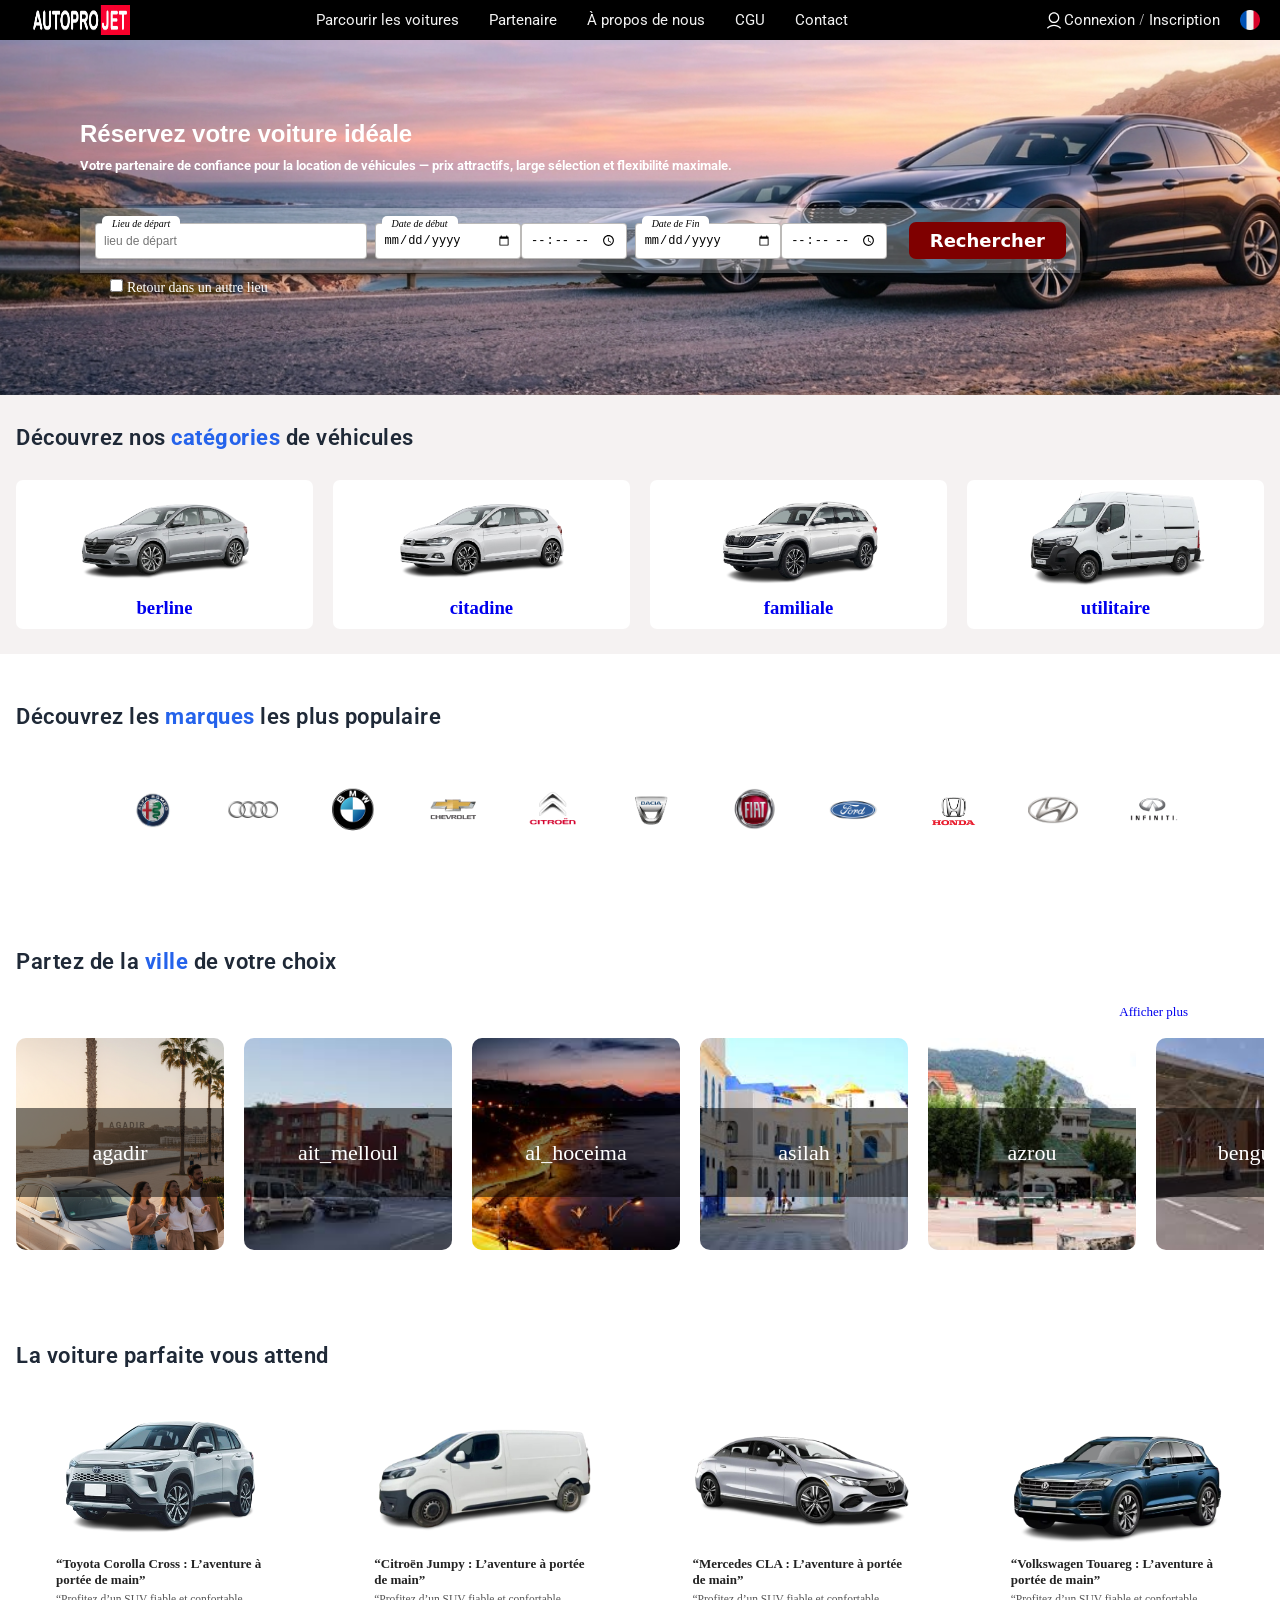
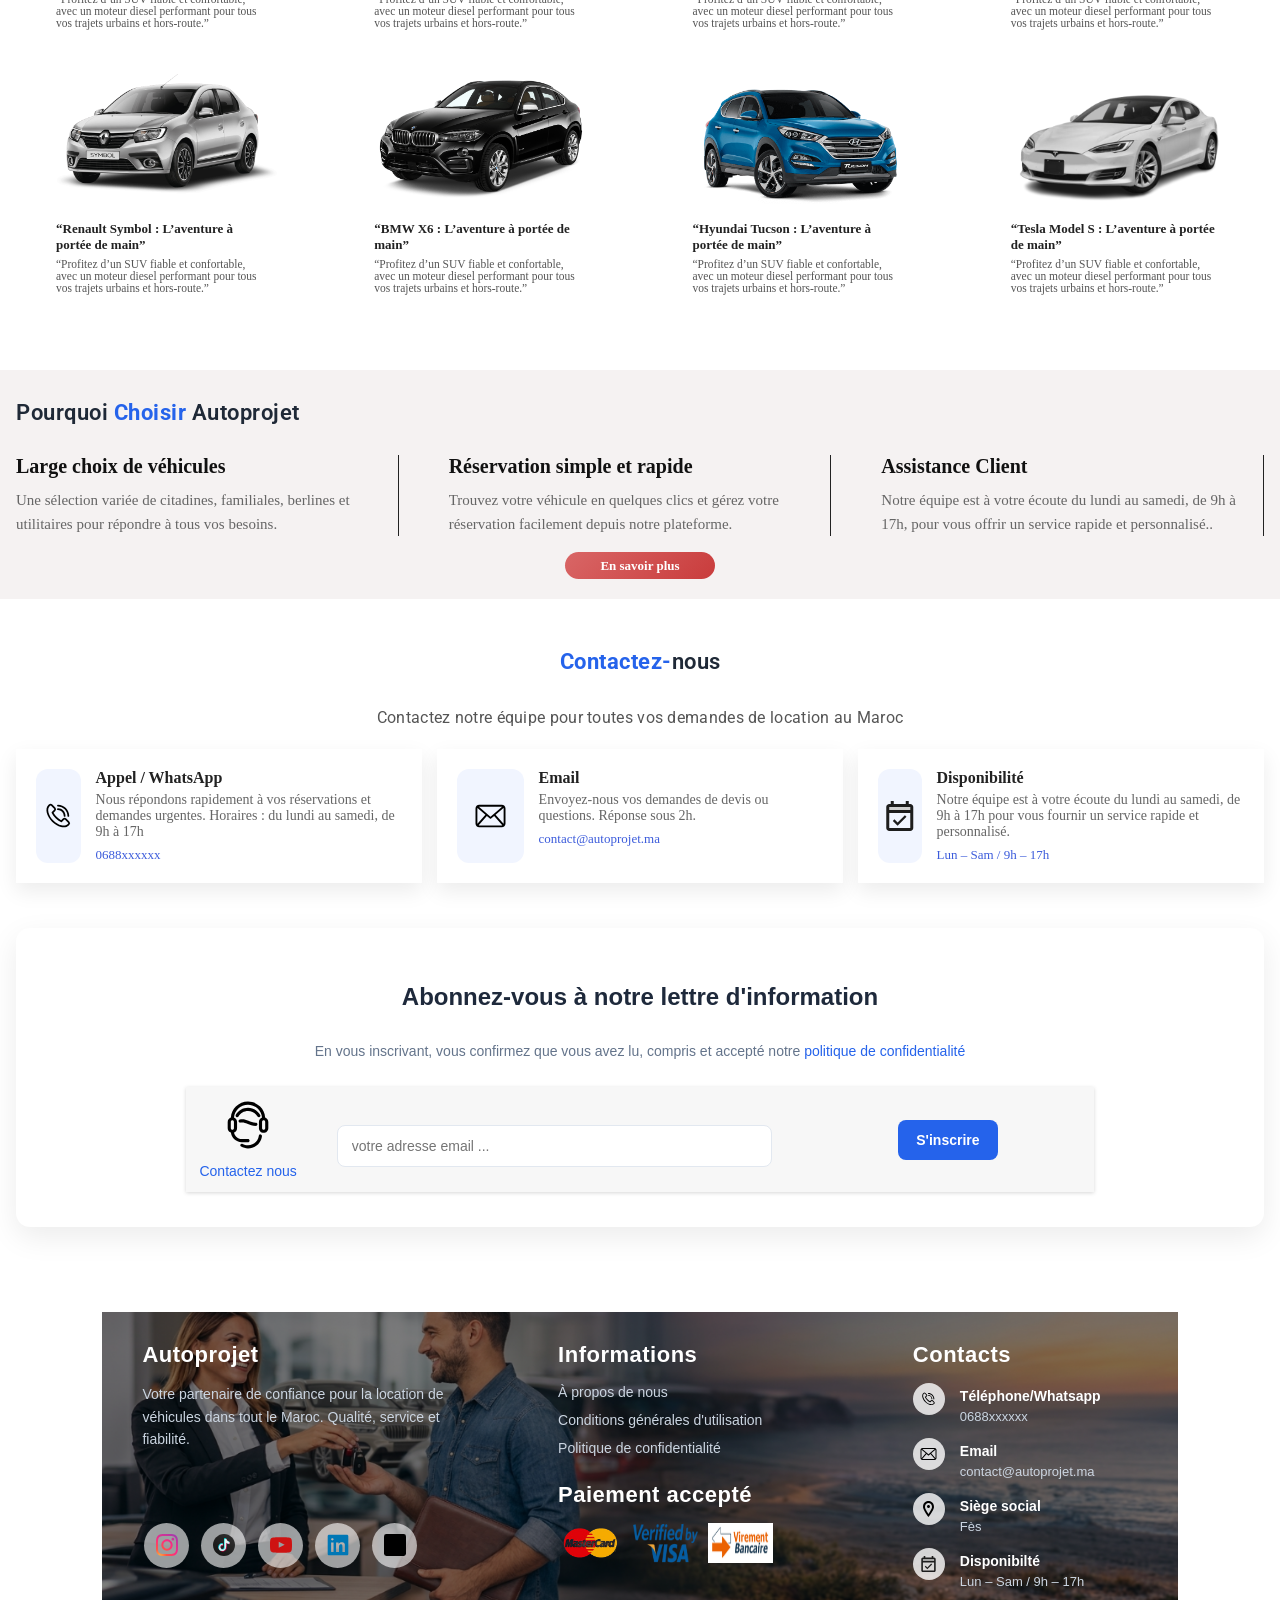
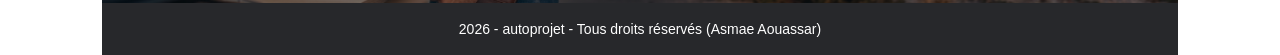
<file: index.html>
<!doctype html>
<html>
<head>
<meta charset="utf-8">
<link rel="stylesheet" href="css/style1.css">

<title>Autoprojet</title>
</head>

<body>
<header class="ZN-H">
    <div class="CAD">
        <div class="D1"><a href="#"><img id="logoautoprojet" src="img/icon/mini_autoprojet.png"  alt="Logo"/></a></div>
        <div class="D2">
            <ul>
                <li><a href="asmae.html"><span>Parcourir les voitures</span></a></li>
                <li><a href="asmae.html"><span>Partenaire</span></a></li>
                <li><a href="asmae.html"><span>À propos de nous</span></a></li>
                <li><a href="asmae.html"><span>CGU</span></a></li>
                <li><a href="asmae.html"><span>Contact</span></a></li>
            </ul>
        </div>
        <div class="D3">
            <span class="s1"><svg id="Layer_1" style="enable-background:new 0 0 128 128;" version="1.1" viewBox="0 0 128 128" xml:space="preserve" xmlns="http://www.w3.org/2000/svg" xmlns:xlink="http://www.w3.org/1999/xlink"><g><path d="M30,49c0,18.7,15.3,34,34,34s34-15.3,34-34S82.7,15,64,15S30,30.3,30,49z M90,49c0,14.3-11.7,26-26,26S38,63.3,38,49   s11.7-26,26-26S90,34.7,90,49z"/><path d="M24.4,119.4C35,108.8,49,103,64,103s29,5.8,39.6,16.4l5.7-5.7C97.2,101.7,81.1,95,64,95s-33.2,6.7-45.3,18.7L24.4,119.4z"/></g></svg></span>
            <a href="asmae.html">Connexion</a>
            <span class="s2"> / </span>
            <a href="asmae.html">Inscription</a>
            <div class="lg" onClick="afficherLangues()">
                    <img src="img/icon/langues/fr.png" width="" height="" alt="fr" id="btnLangues" />
                 <ul id="languesList" >
                    <li><a href="asmae.html">Français<img src="img/icon/langues/fr.png" width="" height="" alt="fr"/ ></a></li>
                    <li><a href="asmae.html">Arabe<img src="img/icon/langues/ar.png" width="" height="" alt="ar"/></a></li>
                    <li><a href="asmae.html">Anglais<img src="img/icon/langues/en.png" width="" height="" alt="en"/></a></li>
                </ul>
            </div>
        </div>
    </div>
</header>
<section class="ZN-top-form">
  <div class="ZN-top-form-cad">
    <div class="top">
      <h1>Réservez votre voiture idéale</h1>
      <h5>Votre partenaire de confiance pour la location de véhicules — prix attractifs, large sélection et flexibilité maximale.</h5>
    </div>
    <div class="search">
      <div class="reservation-form">
        <div class="form-group form-group-lieu">
          <label>Lieu de départ</label>
          <input for="lieu" id="lieu" class="lieu" placeholder="lieu de départ" >
          <div class="container-suggestions1" id="container-suggestions1">
            <ul id="suggestions"></ul>
          </div>
        </div>
        <div class="form-group form-group-lieu " id="lieuRetour"  >
          <label for="lieu">Lieu de retour</label>
          <input for="lieu" id="lieu2" class="lieu" placeholder="lieu de retour" >
          <div class="container-suggestions1" id="container-suggestions2">
            <ul id="suggestions2"></ul>
          </div>
        </div>
        <div class="form-group form-group-time">
          <div class="date">
            <label for="date-debut">Date de début</label>
            <input type="date" id="date-debut" name="date-debut">
          </div>
          <div class="time">
            <input type="time" id="heure1" >
          </div>
        </div>
        <div class="form-group form-group-time">
          <div class="date">
            <label for="date-fin">Date de Fin</label>
            <input type="date" id="date-fin" name="date-fin">
          </div>
          <div class="time">
            <input type="time" id="heure2" >
          </div>
        </div>
        <a  class="btn-submit" href="asmae.html">Rechercher </a>
      </div>
      <div class="checkbox-container"  >
        <label>
          <input type="checkbox" id="retourDiffCheckbox" onchange="retourDiff()" />
          <span>Retour dans un autre lieu</span>
        </label>
      </div>
    </div>
  </div>
</section>
<section class="ZN-categories">
  <div class="ZN-categories-cad">
    <h2 class="titre-index">Découvrez nos <span class="cat">catégories</span> de véhicules</h2>
    <div class="categories-conteneur">
      <a  class=categorie href="asmae.html">
        <div class="img"><img src="img/fond/types/berline.png"></div>
        <h3>berline</h3>
      </a>
      <a  class=categorie href="asmae.html">
        <div class="img"><img src="img/fond/types/citadine.png"></div>
        <h3>citadine</h3>
      </a>
      <a  class=categorie href="asmae.html">
        <div class="img"><img src="img/fond/types/familiale.png"></div>
        <h3>familiale</h3>
      </a>
      <a  class=categorie href="asmae.html">
        <div class="img"><img src="img/fond/types/utilitaire.png"></div>
        <h3>utilitaire</h3>
      </a>
    </div>
  </div>
</section>
<section class="ZN-marques">
  <div class="ZN-marques-cad">
    <h2 class="titre-index" >Découvrez les <span class="cat">marques</span> les plus populaire</h2>
    <div class="carrousel">
      <div class="marques-conteneur">
        <a class="marque" href="asmae.html" ><img src="img/icon/marques/alfa_romeo.png"></a>
        <a class="marque" href="asmae.html" ><img src="img/icon/marques/audi.png"></a>
        <a class="marque" href="asmae.html" ><img src="img/icon/marques/bmw.png"></a>
        <a class="marque" href="asmae.html" ><img src="img/icon/marques/chevrolet.png"></a>
        <a class="marque" href="asmae.html" ><img src="img/icon/marques/citroen.png"></a>
        <a class="marque" href="asmae.html" ><img src="img/icon/marques/dacia.png"></a>
        <a class="marque" href="asmae.html" ><img src="img/icon/marques/fiat.png"></a>
        <a class="marque" href="asmae.html" ><img src="img/icon/marques/ford.png"></a>
        <a class="marque" href="asmae.html" ><img src="img/icon/marques/honda.png"></a>
        <a class="marque" href="asmae.html" ><img src="img/icon/marques/hyundai.png"></a>
        <a class="marque" href="asmae.html" ><img src="img/icon/marques/infiniti.png"></a>
        <a class="marque" href="asmae.html" ><img src="img/icon/marques/jaguar.png"></a>
        <a class="marque" href="asmae.html" ><img src="img/icon/marques/jeep.png"></a>
        <a class="marque" href="asmae.html" ><img src="img/icon/marques/kia.png"></a>
        <a class="marque" href="asmae.html" ><img src="img/icon/marques/land_rover.png"></a>
        <a class="marque" href="asmae.html" ><img src="img/icon/marques/lexus.png"></a>
        <a class="marque" href="asmae.html" ><img src="img/icon/marques/mazda.png"></a>
        <a class="marque" href="asmae.html" ><img src="img/icon/marques/mercedes.png"></a>
        <a class="marque" href="asmae.html" ><img src="img/icon/marques/mini.png"></a>
        <a class="marque" href="asmae.html" ><img src="img/icon/marques/mitsubishi.png"></a>
        <a class="marque" href="asmae.html" ><img src="img/icon/marques/nissan.png"></a>
        <a class="marque" href="asmae.html" ><img src="img/icon/marques/opel.png"></a>
        <a class="marque" href="asmae.html" ><img src="img/icon/marques/peugeot.png"></a>
        <a class="marque" href="asmae.html" ><img src="img/icon/marques/porsche.png"></a>
        <a class="marque" href="asmae.html" ><img src="img/icon/marques/range_rover.png"></a>
        <a class="marque" href="asmae.html" ><img src="img/icon/marques/renault.png"></a>
        <a class="marque" href="asmae.html" ><img src="img/icon/marques/seat.png"></a>
        <a class="marque" href="asmae.html" ><img src="img/icon/marques/skoda.png"></a>
        <a class="marque" href="asmae.html" ><img src="img/icon/marques/suzuki.png"></a>
        <a class="marque" href="asmae.html" ><img src="img/icon/marques/toyota.png"></a>
        <a class="marque" href="asmae.html" ><img src="img/icon/marques/volkswagen.png"></a>
        <a class="marque" href="asmae.html" ><img src="img/icon/marques/volvo.png"></a>
      </div>
      <div class="marques-conteneur">
        <a class="marque" href="asmae.html" ><img src="img/icon/marques/alfa_romeo.png"></a>
        <a class="marque" href="asmae.html" ><img src="img/icon/marques/audi.png"></a>
        <a class="marque" href="asmae.html" ><img src="img/icon/marques/bmw.png"></a>
        <a class="marque" href="asmae.html" ><img src="img/icon/marques/chevrolet.png"></a>
        <a class="marque" href="asmae.html" ><img src="img/icon/marques/citroen.png"></a>
        <a class="marque" href="asmae.html" ><img src="img/icon/marques/dacia.png"></a>
        <a class="marque" href="asmae.html" ><img src="img/icon/marques/fiat.png"></a>
        <a class="marque" href="asmae.html" ><img src="img/icon/marques/ford.png"></a>
        <a class="marque" href="asmae.html" ><img src="img/icon/marques/honda.png"></a>
        <a class="marque" href="asmae.html" ><img src="img/icon/marques/hyundai.png"></a>
        <a class="marque" href="asmae.html" ><img src="img/icon/marques/infiniti.png"></a>
        <a class="marque" href="asmae.html" ><img src="img/icon/marques/jaguar.png"></a>
        <a class="marque" href="asmae.html" ><img src="img/icon/marques/jeep.png"></a>
        <a class="marque" href="asmae.html" ><img src="img/icon/marques/kia.png"></a>
        <a class="marque" href="asmae.html" ><img src="img/icon/marques/land_rover.png"></a>
        <a class="marque" href="asmae.html" ><img src="img/icon/marques/lexus.png"></a>
        <a class="marque" href="asmae.html" ><img src="img/icon/marques/mazda.png"></a>
        <a class="marque" href="asmae.html" ><img src="img/icon/marques/mercedes.png"></a>
        <a class="marque" href="asmae.html" ><img src="img/icon/marques/mini.png"></a>
        <a class="marque" href="asmae.html" ><img src="img/icon/marques/mitsubishi.png"></a>
        <a class="marque" href="asmae.html" ><img src="img/icon/marques/nissan.png"></a>
        <a class="marque" href="asmae.html" ><img src="img/icon/marques/opel.png"></a>
        <a class="marque" href="asmae.html" ><img src="img/icon/marques/peugeot.png"></a>
        <a class="marque" href="asmae.html" ><img src="img/icon/marques/porsche.png"></a>
        <a class="marque" href="asmae.html" ><img src="img/icon/marques/range_rover.png"></a>
        <a class="marque" href="asmae.html" ><img src="img/icon/marques/renault.png"></a>
        <a class="marque" href="asmae.html" ><img src="img/icon/marques/seat.png"></a>
        <a class="marque" href="asmae.html" ><img src="img/icon/marques/skoda.png"></a>
        <a class="marque" href="asmae.html" ><img src="img/icon/marques/suzuki.png"></a>
        <a class="marque" href="asmae.html" ><img src="img/icon/marques/toyota.png"></a>
        <a class="marque" href="asmae.html" ><img src="img/icon/marques/volkswagen.png"></a>
        <a class="marque" href="asmae.html" ><img src="img/icon/marques/volvo.png"></a>
      </div>
    </div>
  </div>
</section>
<section class="ZN-villes">
  <div class="ZN-villes-cad">
    <h2 class="titre-index">Partez de la <span class="cat">ville</span> de votre choix</h2>
    <div class="see-more"><a href="asmae.html">Afficher plus</a></div>
    <div class="carroussel">
      <div class="container">
        <a class="image" onClick="filtrerFromIndex('lieu','agadir')"><div class="label">agadir</div><img src="img/fond/villes/agadir.jpg"></a>
        <a class="image" onClick="filtrerFromIndex('lieu','ait_melloul')"><div class="label">ait_melloul</div><img src="img/fond/villes/ait_melloul.jpg"></a>
        <a class="image" onClick="filtrerFromIndex('lieu','al_hoceima')"><div class="label">al_hoceima</div><img src="img/fond/villes/al_hoceima.jpg"></a>
        <a class="image" onClick="filtrerFromIndex('lieu','asilah')"><div class="label">asilah</div><img src="img/fond/villes/asilah.jpg"></a>
        <a class="image" onClick="filtrerFromIndex('lieu','azrou')"><div class="label">azrou</div><img src="img/fond/villes/azrou.jpg"></a>
        <a class="image" onClick="filtrerFromIndex('lieu','benguerir')"><div class="label">benguerir</div><img src="img/fond/villes/benguerir.jpg"></a>
        <a class="image" onClick="filtrerFromIndex('lieu','beni_mellal')"><div class="label">beni_mellal</div><img src="img/fond/villes/beni_mellal.jpg"></a>
        <a class="image" onClick="filtrerFromIndex('lieu','berkane')"><div class="label">berkane</div><img src="img/fond/villes/berkane.jpg"></a>
        <a class="image" onClick="filtrerFromIndex('lieu','berrechid')"><div class="label">berrechid</div><img src="img/fond/villes/berrechid.jpg"></a>
        <a class="image" onClick="filtrerFromIndex('lieu','boulemane')"><div class="label">boulemane</div><img src="img/fond/villes/boulemane.jpg"></a>
        <a class="image" onClick="filtrerFromIndex('lieu','casablanca')"><div class="label">casablanca</div><img src="img/fond/villes/casablanca.jpg"></a>
        <a class="image" onClick="filtrerFromIndex('lieu','chefchaouen')"><div class="label">chefchaouen</div><img src="img/fond/villes/chefchaouen.jpg"></a>
        <a class="image" onClick="filtrerFromIndex('lieu','dakhla')"><div class="label">dakhla</div><img src="img/fond/villes/dakhla.jpg"></a>
        <a class="image" onClick="filtrerFromIndex('lieu','el_hajeb')"><div class="label">el_hajeb</div><img src="img/fond/villes/el_hajeb.jpg"></a>
        <a class="image" onClick="filtrerFromIndex('lieu','el_jadida')"><div class="label">el_jadida</div><img src="img/fond/villes/el_jadida.jpg"></a>
        <a class="image" onClick="filtrerFromIndex('lieu','errachidia')"><div class="label">errachidia</div><img src="img/fond/villes/errachidia.jpg"></a>
        <a class="image" onClick="filtrerFromIndex('lieu','essaouira')"><div class="label">essaouira</div><img src="img/fond/villes/essaouira.jpg"></a>
        <a class="image" onClick="filtrerFromIndex('lieu','fès')"><div class="label">fès</div><img src="img/fond/villes/fès.jpg"></a>
        <a class="image" onClick="filtrerFromIndex('lieu','fnideq')"><div class="label">fnideq</div><img src="img/fond/villes/fnideq.jpg"></a>
        <a class="image" onClick="filtrerFromIndex('lieu','guelmim')"><div class="label">guelmim</div><img src="img/fond/villes/guelmim.jpg"></a>
        <a class="image" onClick="filtrerFromIndex('lieu','guercif')"><div class="label">guercif</div><img src="img/fond/villes/guercif.jpg"></a>
        <a class="image" onClick="filtrerFromIndex('lieu','ifrane')"><div class="label">ifrane</div><img src="img/fond/villes/ifrane.jpg"></a>
        <a class="image" onClick="filtrerFromIndex('lieu','kenitra')"><div class="label">kenitra</div><img src="img/fond/villes/kenitra.jpg"></a>
        <a class="image" onClick="filtrerFromIndex('lieu','khemisset')"><div class="label">khemisset</div><img src="img/fond/villes/khemisset.jpg"></a>
        <a class="image" onClick="filtrerFromIndex('lieu','khouribga')"><div class="label">khouribga</div><img src="img/fond/villes/khouribga.jpg"></a>
        <a class="image" onClick="filtrerFromIndex('lieu','ksar_el_kebir')"><div class="label">ksar_el_kebir</div><img src="img/fond/villes/ksar_el_kebir.jpg"></a>
        <a class="image" onClick="filtrerFromIndex('lieu','laayoune')"><div class="label">laayoune</div><img src="img/fond/villes/laayoune.jpg"></a>
        <a class="image" onClick="filtrerFromIndex('lieu','larache')"><div class="label">larache</div><img src="img/fond/villes/larache.jpg"></a>
        <a class="image" onClick="filtrerFromIndex('lieu','marrakech')"><div class="label">marrakech</div><img src="img/fond/villes/marrakech.jpg"></a>
        <a class="image" onClick="filtrerFromIndex('lieu','martil')"><div class="label">martil</div><img src="img/fond/villes/martil.jpg"></a>
        <a class="image" onClick="filtrerFromIndex('lieu','meknès')"><div class="label">meknès</div><img src="img/fond/villes/meknès.jpg"></a>
        <a class="image" onClick="filtrerFromIndex('lieu','midelt')"><div class="label">midelt</div><img src="img/fond/villes/midelt.jpg"></a>
        <a class="image" onClick="filtrerFromIndex('lieu','mohammedia')"><div class="label">mohammedia</div><img src="img/fond/villes/mohammedia.jpg"></a>
        <a class="image" onClick="filtrerFromIndex('lieu','nador')"><div class="label">nador</div><img src="img/fond/villes/nador.jpg"></a>
        <a class="image" onClick="filtrerFromIndex('lieu','ouarzazate')"><div class="label">ouarzazate</div><img src="img/fond/villes/ouarzazate.jpg"></a>
        <a class="image" onClick="filtrerFromIndex('lieu','ouezzane')"><div class="label">ouezzane</div><img src="img/fond/villes/ouezzane.jpg"></a>
        <a class="image" onClick="filtrerFromIndex('lieu','oujda')"><div class="label">oujda</div><img src="img/fond/villes/oujda.jpg"></a>
        <a class="image" onClick="filtrerFromIndex('lieu','rabat')"><div class="label">rabat</div><img src="img/fond/villes/rabat.jpg"></a>
        <a class="image" onClick="filtrerFromIndex('lieu','safi')"><div class="label">safi</div><img src="img/fond/villes/safi.jpg"></a>
        <a class="image" onClick="filtrerFromIndex('lieu','salé')"><div class="label">salé</div><img src="img/fond/villes/salé.jpg"></a>
        <a class="image" onClick="filtrerFromIndex('lieu','sefrou')"><div class="label">sefrou</div><img src="img/fond/villes/sefrou.jpg"></a>
        <a class="image" onClick="filtrerFromIndex('lieu','settat')"><div class="label">settat</div><img src="img/fond/villes/settat.jpg"></a>
        <a class="image" onClick="filtrerFromIndex('lieu','sidi_bennour')"><div class="label">sidi_bennour</div><img src="img/fond/villes/sidi_bennour.jpg"></a>
        <a class="image" onClick="filtrerFromIndex('lieu','sidi_kacem')"><div class="label">sidi_kacem</div><img src="img/fond/villes/sidi_kacem.jpg"></a>
        <a class="image" onClick="filtrerFromIndex('lieu','sidi_slimane')"><div class="label">sidi_slimane</div><img src="img/fond/villes/sidi_slimane.jpg"></a>
        <a class="image" onClick="filtrerFromIndex('lieu','skhirat')"><div class="label">skhirat</div><img src="img/fond/villes/skhirat.jpg"></a>
        <a class="image" onClick="filtrerFromIndex('lieu','tan_tan')"><div class="label">tan_tan</div><img src="img/fond/villes/tan_tan.jpg"></a>
        <a class="image" onClick="filtrerFromIndex('lieu','tanger')"><div class="label">tanger</div><img src="img/fond/villes/tanger.jpg"></a>
        <a class="image" onClick="filtrerFromIndex('lieu','taourirt')"><div class="label">taourirt</div><img src="img/fond/villes/taourirt.jpg"></a>
        <a class="image" onClick="filtrerFromIndex('lieu','taroudant')"><div class="label">taroudant</div><img src="img/fond/villes/taroudant.jpg"></a>
        <a class="image" onClick="filtrerFromIndex('lieu','taza')"><div class="label">taza</div><img src="img/fond/villes/taza.jpg"></a>
        <a class="image" onClick="filtrerFromIndex('lieu','temara')"><div class="label">temara</div><img src="img/fond/villes/temara.jpg"></a>
        <a class="image" onClick="filtrerFromIndex('lieu','tétouan')"><div class="label">tétouan</div><img src="img/fond/villes/tétouan.jpg"></a>
        <a class="image" onClick="filtrerFromIndex('lieu','tinghir')"><div class="label">tinghir</div><img src="img/fond/villes/tinghir.jpg"></a>
        <a class="image" onClick="filtrerFromIndex('lieu','youssoufia')"><div class="label">youssoufia</div><img src="img/fond/villes/youssoufia.jpg"></a>
        <a class="image" onClick="filtrerFromIndex('lieu','zagora')"><div class="label">zagora</div><img src="img/fond/villes/zagora.jpg"></a>
      </div>
    </div>
  </div>
</section>
<section class="ZN-qlq-vehicule">
  <div class="ZN-qlq-vehicule-cad">
    <h2 class="titre-index">La voiture parfaite vous attend</h2>
    <div class="cards">
      <div class="container">
        <a class="card" href="asmae.html">
          <img src="img/echantillon_vehicule/1.png" >
          <div class="desc">
            <h4>“Toyota Corolla Cross : L’aventure à portée de main”</h4>
            <p>“Profitez d’un SUV fiable et confortable, avec un moteur diesel performant pour tous vos trajets urbains et hors-route.”</p>
          </div>
        </a>
        <a class="card" href="asmae.html">
          <img src="img/echantillon_vehicule/2.png" >
          <div class="desc">
            <h4>“Citroën Jumpy : L’aventure à portée de main”</h4>
            <p>“Profitez d’un SUV fiable et confortable, avec un moteur diesel performant pour tous vos trajets urbains et hors-route.”</p>
          </div>
        </a>
        <a class="card" href="asmae.html">
          <img src="img/echantillon_vehicule/3.png" >
          <div class="desc">
            <h4>“Mercedes CLA : L’aventure à portée de main”</h4>
            <p>“Profitez d’un SUV fiable et confortable, avec un moteur diesel performant pour tous vos trajets urbains et hors-route.”</p>
          </div>
        </a>
        <a class="card" href="asmae.html">
          <img src="img/echantillon_vehicule/4.png" >
          <div class="desc">
            <h4>“Volkswagen Touareg : L’aventure à portée de main”</h4>
            <p>“Profitez d’un SUV fiable et confortable, avec un moteur diesel performant pour tous vos trajets urbains et hors-route.”</p>
          </div>
        </a>
        <a class="card" href="asmae.html">
          <img src="img/echantillon_vehicule/5.png" >
          <div class="desc">
            <h4>“Renault Symbol : L’aventure à portée de main”</h4>
            <p>“Profitez d’un SUV fiable et confortable, avec un moteur diesel performant pour tous vos trajets urbains et hors-route.”</p>
          </div>
        </a>
        <a class="card" href="asmae.html">
          <img src="img/echantillon_vehicule/6.png" >
          <div class="desc">
            <h4>“BMW X6 : L’aventure à portée de main”</h4>
            <p>“Profitez d’un SUV fiable et confortable, avec un moteur diesel performant pour tous vos trajets urbains et hors-route.”</p>
          </div>
        </a>
        <a class="card" href="asmae.html">
          <img src="img/echantillon_vehicule/7.png" >
          <div class="desc">
            <h4>“Hyundai Tucson : L’aventure à portée de main”</h4>
            <p>“Profitez d’un SUV fiable et confortable, avec un moteur diesel performant pour tous vos trajets urbains et hors-route.”</p>
          </div>
        </a>
        <a class="card" href="asmae.html">
          <img src="img/echantillon_vehicule/8.png" >
          <div class="desc">
            <h4>“Tesla Model S : L’aventure à portée de main”</h4>
            <p>“Profitez d’un SUV fiable et confortable, avec un moteur diesel performant pour tous vos trajets urbains et hors-route.”</p>
          </div>
        </a>
      </div>
    </div>
  </div>
</section>
<section class="ZN-pk-nous">
  <div class="ZN-pk-nous-cad">
    <h2 class="titre-index">Pourquoi <span class="cat">Choisir</span> Autoprojet</h2>
    <div class="cards">
      <div class="card">
        <h5> Large choix de véhicules</h5>
        <p> Une sélection variée de citadines, familiales, berlines et utilitaires pour répondre à tous vos besoins.</p>
      </div>
      <div class="card">
        <h5>Réservation simple et rapide</h5>
        <p>Trouvez votre véhicule en quelques clics et gérez votre réservation facilement depuis notre plateforme.</p>
      </div>
      <div class="card">
        <h5>Assistance Client</h5>
        <p>Notre équipe est à votre écoute du lundi au samedi, de 9h à 17h, pour vous offrir un service rapide et personnalisé..</p>
      </div>
    </div>
    <div class="btn"><a href="asmae.html">En savoir plus</a></div>
  </div>
</section>
<section class="ZN-contact">
  <div class="ZN-contact-cad">
    <h2 class="titre-index"><span class="cat">Contactez-</span>nous</h2>
    <p class="desc">Contactez notre équipe pour toutes vos demandes de location au Maroc</p>
    <div class="contacts">
      <div class="card">
        <div class="icon">
          <svg viewBox="0 0 512 512" xmlns="http://www.w3.org/2000/svg"><title/><g data-name="1" id="_1"><path d="M348.73,450.06a198.63,198.63,0,0,1-46.4-5.85c-52.43-12.65-106.42-44.74-152-90.36s-77.71-99.62-90.36-152C46.65,146.75,56.15,99.61,86.69,69.07l8.72-8.72a42.2,42.2,0,0,1,59.62,0l50.11,50.1a42.18,42.18,0,0,1,0,59.62l-29.6,29.59c14.19,24.9,33.49,49.82,56.3,72.63s47.75,42.12,72.64,56.31L334.07,299a42.15,42.15,0,0,1,59.62,0l50.1,50.1a42.16,42.16,0,0,1,0,59.61l-8.73,8.72C413.53,439,383.73,450.06,348.73,450.06ZM125.22,78a12,12,0,0,0-8.59,3.56l-8.73,8.72c-22.87,22.87-29.55,60-18.81,104.49,11.37,47.13,40.64,96.1,82.41,137.86s90.73,71,137.87,82.41c44.5,10.74,81.61,4.06,104.48-18.81l8.72-8.72a12.16,12.16,0,0,0,0-17.19l-50.09-50.1a12.16,12.16,0,0,0-17.19,0l-37.51,37.51a15,15,0,0,1-17.5,2.72c-30.75-15.9-61.75-39.05-89.65-66.95s-51-58.88-66.94-89.63a15,15,0,0,1,2.71-17.5l37.52-37.51a12.16,12.16,0,0,0,0-17.19l-50.1-50.11A12.07,12.07,0,0,0,125.22,78Z"/><path d="M364.75,269.73a15,15,0,0,1-15-15,99.37,99.37,0,0,0-99.25-99.26,15,15,0,0,1,0-30c71.27,0,129.25,58,129.25,129.26A15,15,0,0,1,364.75,269.73Z"/><path d="M428.15,269.73a15,15,0,0,1-15-15c0-89.69-73-162.66-162.65-162.66a15,15,0,0,1,0-30c106.23,0,192.65,86.43,192.65,192.66A15,15,0,0,1,428.15,269.73Z"/></g></svg>
        </div>
        <div class="infos">
          <h6>Appel / WhatsApp</h6>
          <p>Nous répondons rapidement à vos réservations et demandes urgentes.
            Horaires : du lundi au samedi, de 9h à 17h</p>
          <span>0688xxxxxx</span> </div>
      </div>
      <div class="card">
        <div class="icon">
          <svg version="1.1" id="Capa_1" xmlns="http://www.w3.org/2000/svg" xmlns:xlink="http://www.w3.org/1999/xlink" x="0px" y="0px" width="512px" height="512px" viewBox="0 0 512 512" style="enable-background:new 0 0 512 512;" xml:space="preserve"><g><path d="M448,64H64C28.656,64,0,92.656,0,128v256c0,35.344,28.656,64,64,64h384c35.344,0,64-28.656,64-64V128 C512,92.656,483.344,64,448,64z M342.656,234.781l135.469-116.094c0.938,3,1.875,6,1.875,9.313v256 c0,2.219-0.844,4.188-1.281,6.281L342.656,234.781z M448,96c2.125,0,4,0.813,6,1.219L256,266.938L58,97.219 C60,96.813,61.875,96,64,96H448z M33.266,390.25C32.828,388.156,32,386.219,32,384V128c0-3.313,0.953-6.313,1.891-9.313 L169.313,234.75L33.266,390.25z M64,416c-3.234,0-6.172-0.938-9.125-1.844l138.75-158.563l51.969,44.531 C248.578,302.719,252.297,304,256,304s7.422-1.281,10.406-3.875l51.969-44.531l138.75,158.563C454.188,415.062,451.25,416,448,416 H64z"/></g></svg>
        </div>
        <div class="infos">
          <h6>Email</h6>
          <p>Envoyez-nous vos demandes de devis ou questions. Réponse sous 2h.</p>
          <span>contact@autoprojet.ma</span> </div>
      </div>
      <div class="card">
        <div class="icon">
          <svg width="18px" height="20px" viewBox="0 0 18 20" version="1.1" xmlns="http://www.w3.org/2000/svg" xmlns:xlink="http://www.w3.org/1999/xlink"><title>event_available</title><desc>Created with Sketch.</desc><g id="Icons" stroke="none" stroke-width="1" fill="none" fill-rule="evenodd"><g id="Two-Tone" transform="translate(-103.000000, -3743.000000)"><g id="Notification" transform="translate(100.000000, 3600.000000)"><g id="Two-Tone-/-Notification-/-event_available" transform="translate(0.000000, 142.000000)"><g><polygon id="Path" points="0 0 24 0 24 24 0 24"></polygon><polygon id="🔹-Secondary-Color" fill="#D0D0D0" points="5 5 19 5 19 7 5 7"></polygon><path d="M19,3 L18,3 L18,1 L16,1 L16,3 L8,3 L8,1 L6,1 L6,3 L5,3 C3.9,3 3,3.9 3,5 L3,19 C3,20.1 3.9,21 5,21 L19,21 C20.1,21 21,20.1 21,19 L21,5 C21,3.9 20.1,3 19,3 Z M19,19 L5,19 L5,9 L19,9 L19,19 Z M19,7 L5,7 L5,5 L19,5 L19,7 Z M16.49,11.53 L15.43,10.47 L10.56,15.34 L8.45,13.23 L7.39,14.29 L10.56,17.46 L16.49,11.53 Z" id="🔹-Primary-Color" fill="#1D1D1D"></path></g></g></g></g></g></svg>
        </div>
        <div class="infos">
          <h6>Disponibilité</h6>
          <p>Notre équipe est à votre écoute du lundi au samedi, de 9h à 17h pour vous fournir un service rapide et personnalisé.</p>
          <span>Lun – Sam / 9h – 17h</span> </div>
      </div>
    </div>
  </div>
</section>
<section class="ZN-newsletter" >
  <div class="ZN-newsletter-cad">
    <div class="newletter">
      <h3>Abonnez-vous à notre lettre d'information</h3>
      <span class="desc">En vous inscrivant, vous confirmez que vous avez lu, compris et accepté notre <a href="general/politique-confidentialite.php">politique de confidentialité</a></span>
      <div class="assistance">
        <div class="contactez-nous"> <span class="icone">
          <svg xmlns="http://www.w3.org/2000/svg" xmlns:xlink="http://www.w3.org/1999/xlink" xmlns:serif="http://www.serif.com/" width="100%" height="100%" viewBox="0 0 64 64" version="1.1" xml:space="preserve" style="fill-rule:evenodd;clip-rule:evenodd;stroke-linejoin:round;stroke-miterlimit:2;"><g transform="matrix(1,0,0,1.22222,0,-3.55556)"><path d="M32,11.091C38.717,11.091 44.574,14.101 47.667,18.562C48.212,19.348 47.874,20.348 46.914,20.793C45.954,21.239 44.732,20.963 44.188,20.177C41.782,16.706 37.225,14.364 32,14.364L32,14.364C26.808,14.364 22.275,16.677 19.858,20.112C19.307,20.894 18.083,21.164 17.127,20.713C16.17,20.262 15.841,19.261 16.392,18.478C19.499,14.063 25.325,11.091 32,11.091L32,11.091Z"/></g><g transform="matrix(1,0,0,1.22222,0,-3.55556)"><path d="M48.021,38.913C48.055,38.915 48.089,38.918 48.124,38.922C49.219,39.033 49.997,39.852 49.861,40.748C48.754,48.013 41.18,53.636 32,53.636L32,53.636C28.776,53.636 25.75,52.942 23.132,51.728C22.172,51.282 21.834,50.283 22.379,49.497C22.923,48.711 24.145,48.435 25.105,48.881C27.077,49.796 29.346,50.33 31.765,50.362L32,50.364C39.139,50.364 45.03,45.993 45.892,40.343C46.02,39.503 46.907,38.891 47.92,38.909L48.021,38.913Z"/></g><path d="M10.064,22.319C10.464,17.099 12.715,12.171 16.443,8.443C20.568,4.318 26.164,2 31.998,2L32.002,2C37.836,2 43.432,4.318 47.557,8.443C51.285,12.171 53.536,17.099 53.936,22.319C56.3,23.124 58,25.364 58,28L58,36C58,39.314 55.314,42 52,42C52,42 52,42 52,42C48.686,42 46,39.314 46,36C46,33.557 46,30.443 46,28C46,25.415 47.634,23.212 49.926,22.368C49.546,18.192 47.717,14.26 44.729,11.271C41.353,7.896 36.775,6 32.002,6L31.998,6C27.225,6 22.647,7.896 19.271,11.271C16.283,14.26 14.454,18.192 14.074,22.368C16.366,23.212 18,25.415 18,28L18,36C18,38.563 16.392,40.751 14.13,41.611C14.465,43.666 15.437,45.58 16.928,47.072C18.803,48.947 21.346,50 23.998,50C28.25,50 32,50 32,50C33.104,50 34,50.896 34,52C34,53.104 33.104,54 32,54L23.998,54C20.285,54 16.725,52.525 14.1,49.9C11.877,47.677 10.479,44.783 10.103,41.694C7.719,40.9 6,38.651 6,36C6,33.557 6,30.443 6,28C6,25.364 7.7,23.124 10.064,22.319ZM54,28L54,36C54,37.105 53.105,38 52,38C50.895,38 50,37.105 50,36C50,33.557 50,30.443 50,28C50,26.895 50.895,26 52,26C53.105,26 54,26.895 54,28ZM14,28L14,36C14,37.105 13.105,38 12,38C10.895,38 10,37.105 10,36C10,33.557 10,30.443 10,28C10,26.895 10.895,26 12,26C13.105,26 14,26.895 14,28Z"/><path d="M22.42,28.955C25.625,28.17 28.308,29.187 31.069,30.304C34.447,31.67 37.917,33.211 42.154,33.163C43.258,33.151 44.144,32.244 44.131,31.141C44.119,30.037 43.213,29.151 42.109,29.163C38.453,29.204 35.484,27.775 32.568,26.595C29.035,25.166 25.571,24.065 21.468,25.07C20.396,25.333 19.739,26.416 20.002,27.488C20.264,28.561 21.348,29.218 22.42,28.955Z"/></svg>
          </span> <a href="asmae.html">Contactez nous</a> </div>
        <div class="emailing">
          <div class="mail"> <span id='msg_err_email_NL' class="msg_err_global"></span>
            <input type="email" placeholder="votre adresse email ..." id="emailNewsLetter" onblur="validerEmailNewsletter()" >
          </div>
          <a href="asmae.html" >S'inscrire</a>
        </div>
      </div>
    </div>
  </div>
</section>

<footer>
  <div class="footer-cad">
    <div class="footer-cad1">
      <div class="overlay"></div>
      <div class="footer-card about">
        <h3 class="title">Autoprojet</h3>
        <p>Votre partenaire de confiance pour la location de véhicules dans tout le Maroc. Qualité,  service et fiabilité.</p>
        <div class="social-medias">
          <span class="icon"><svg enable-background="new 0 0 128 128" id="Social_Icons" version="1.1" viewBox="0 0 128 128" xml:space="preserve" xmlns="http://www.w3.org/2000/svg" xmlns:xlink="http://www.w3.org/1999/xlink"><g id="_x37__stroke"><g id="Instagram_1_"><rect clip-rule="evenodd" fill="none" fill-rule="evenodd" height="128" width="128"/><radialGradient cx="19.1111" cy="128.4444" gradientUnits="userSpaceOnUse" id="Instagram_2_" r="163.5519"><stop offset="0" style="stop-color:#FFB140"/><stop offset="0.2559" style="stop-color:#FF5445"/><stop offset="0.599" style="stop-color:#FC2B82"/><stop offset="1" style="stop-color:#8E40B7"/></radialGradient><path clip-rule="evenodd" d="M105.843,29.837    c0,4.242-3.439,7.68-7.68,7.68c-4.241,0-7.68-3.438-7.68-7.68c0-4.242,3.439-7.68,7.68-7.68    C102.405,22.157,105.843,25.595,105.843,29.837z M64,85.333c-11.782,0-21.333-9.551-21.333-21.333    c0-11.782,9.551-21.333,21.333-21.333c11.782,0,21.333,9.551,21.333,21.333C85.333,75.782,75.782,85.333,64,85.333z M64,31.135    c-18.151,0-32.865,14.714-32.865,32.865c0,18.151,14.714,32.865,32.865,32.865c18.151,0,32.865-14.714,32.865-32.865    C96.865,45.849,82.151,31.135,64,31.135z M64,11.532c17.089,0,19.113,0.065,25.861,0.373c6.24,0.285,9.629,1.327,11.884,2.204    c2.987,1.161,5.119,2.548,7.359,4.788c2.24,2.239,3.627,4.371,4.788,7.359c0.876,2.255,1.919,5.644,2.204,11.884    c0.308,6.749,0.373,8.773,0.373,25.862c0,17.089-0.065,19.113-0.373,25.861c-0.285,6.24-1.327,9.629-2.204,11.884    c-1.161,2.987-2.548,5.119-4.788,7.359c-2.239,2.24-4.371,3.627-7.359,4.788c-2.255,0.876-5.644,1.919-11.884,2.204    c-6.748,0.308-8.772,0.373-25.861,0.373c-17.09,0-19.114-0.065-25.862-0.373c-6.24-0.285-9.629-1.327-11.884-2.204    c-2.987-1.161-5.119-2.548-7.359-4.788c-2.239-2.239-3.627-4.371-4.788-7.359c-0.876-2.255-1.919-5.644-2.204-11.884    c-0.308-6.749-0.373-8.773-0.373-25.861c0-17.089,0.065-19.113,0.373-25.862c0.285-6.24,1.327-9.629,2.204-11.884    c1.161-2.987,2.548-5.119,4.788-7.359c2.239-2.24,4.371-3.627,7.359-4.788c2.255-0.876,5.644-1.919,11.884-2.204    C44.887,11.597,46.911,11.532,64,11.532z M64,0C46.619,0,44.439,0.074,37.613,0.385C30.801,0.696,26.148,1.778,22.078,3.36    c-4.209,1.635-7.778,3.824-11.336,7.382C7.184,14.3,4.995,17.869,3.36,22.078c-1.582,4.071-2.664,8.723-2.975,15.535    C0.074,44.439,0,46.619,0,64c0,17.381,0.074,19.561,0.385,26.387c0.311,6.812,1.393,11.464,2.975,15.535    c1.635,4.209,3.824,7.778,7.382,11.336c3.558,3.558,7.127,5.746,11.336,7.382c4.071,1.582,8.723,2.664,15.535,2.975    C44.439,127.926,46.619,128,64,128c17.381,0,19.561-0.074,26.387-0.385c6.812-0.311,11.464-1.393,15.535-2.975    c4.209-1.636,7.778-3.824,11.336-7.382c3.558-3.558,5.746-7.127,7.382-11.336c1.582-4.071,2.664-8.723,2.975-15.535    C127.926,83.561,128,81.381,128,64c0-17.381-0.074-19.561-0.385-26.387c-0.311-6.812-1.393-11.464-2.975-15.535    c-1.636-4.209-3.824-7.778-7.382-11.336c-3.558-3.558-7.127-5.746-11.336-7.382c-4.071-1.582-8.723-2.664-15.535-2.975    C83.561,0.074,81.381,0,64,0z" fill="url(#Instagram_2_)" fill-rule="evenodd" id="Instagram"/></g></g></svg></span>
          <span class="icon"><svg data-name="Layer 1" id="Layer_1" viewBox="0 0 512 512" xmlns="http://www.w3.org/2000/svg" xmlns:xlink="http://www.w3.org/1999/xlink"><defs><style>.cls-1{fill:url(#linear-gradient);}.cls-2{fill:url(#linear-gradient-2);}.cls-3{fill:url(#linear-gradient-3);}.cls-4{fill:url(#linear-gradient-4);}</style><linearGradient gradientUnits="userSpaceOnUse" id="linear-gradient" x1="-1.347" x2="510.699" y1="513.347" y2="1.301"><stop offset="0" stop-color="#111"/><stop offset="1" stop-color="#323232"/></linearGradient><linearGradient gradientUnits="userSpaceOnUse" id="linear-gradient-2" x1="153.06" x2="368.112" y1="376.967" y2="161.914"><stop offset="0" stop-color="#b5053c"/><stop offset="0.233" stop-color="#c90441"/><stop offset="0.737" stop-color="#f0014b"/><stop offset="1" stop-color="#ff004f"/></linearGradient><linearGradient gradientUnits="userSpaceOnUse" id="linear-gradient-3" x1="136.192" x2="362.722" y1="366.084" y2="139.555"><stop offset="0" stop-color="#00b2c9"/><stop offset="0.283" stop-color="#00c8d4"/><stop offset="0.741" stop-color="#00e6e4"/><stop offset="1" stop-color="#00f1ea"/></linearGradient><linearGradient gradientUnits="userSpaceOnUse" id="linear-gradient-4" x1="9.279" x2="510.704" y1="506.873" y2="5.448"><stop offset="0" stop-color="#dde3e4"/><stop offset="1" stop-color="#fcf7f7"/></linearGradient></defs><title/><path class="cls-1" d="M256,0C114.615,0,0,114.615,0,256S114.615,512,256,512,512,397.385,512,256,397.385,0,256,0Z"/><path class="cls-2" d="M393.729,187.531a72.364,72.364,0,0,1-72.365-72.364h-51.7V317.615a43.964,43.964,0,1,1-31.547-42.221V225.138a93.308,93.308,0,1,0,80.839,92.477l1.5-102.332a123.5,123.5,0,0,0,73.267,23.946Z"/><path class="cls-3" d="M380.062,173.448A72.364,72.364,0,0,1,307.7,101.083H256V303.531a43.964,43.964,0,1,1-31.547-42.22V211.054a93.308,93.308,0,1,0,80.839,92.477L306.8,201.2a123.5,123.5,0,0,0,73.267,23.945Z"/><path class="cls-4" d="M380.062,186.237a72.365,72.365,0,0,1-44.615-28.176,72.346,72.346,0,0,1-26.375-42.894H269.667V317.615a44.015,44.015,0,0,1-81.653,22.815,44.018,44.018,0,0,1,36.439-79.119V224.328a93.3,93.3,0,0,0-72.236,150.841,93.3,93.3,0,0,0,153.075-71.638L306.8,201.2a123.5,123.5,0,0,0,73.267,23.945Z"/></svg></span>
          <span class="icon"><svg enable-background="new 0 0 128 128" id="Social_Icons" version="1.1" viewBox="0 0 128 128" xml:space="preserve" xmlns="http://www.w3.org/2000/svg" xmlns:xlink="http://www.w3.org/1999/xlink"><g id="_x34__stroke"><g id="Youtube_1_"><rect clip-rule="evenodd" fill="none" fill-rule="evenodd" height="128" width="128"/><path clip-rule="evenodd" d="M126.72,38.224c0,0-1.252-8.883-5.088-12.794    c-4.868-5.136-10.324-5.16-12.824-5.458c-17.912-1.305-44.78-1.305-44.78-1.305h-0.056c0,0-26.868,0-44.78,1.305    c-2.504,0.298-7.956,0.322-12.828,5.458C2.528,29.342,1.28,38.224,1.28,38.224S0,48.658,0,59.087v9.781    c0,10.433,1.28,20.863,1.28,20.863s1.248,8.883,5.084,12.794c4.872,5.136,11.268,4.975,14.116,5.511    c10.24,0.991,43.52,1.297,43.52,1.297s26.896-0.04,44.808-1.345c2.5-0.302,7.956-0.326,12.824-5.462    c3.836-3.912,5.088-12.794,5.088-12.794S128,79.302,128,68.868v-9.781C128,48.658,126.72,38.224,126.72,38.224z M50.784,80.72    L50.78,44.501l34.584,18.172L50.784,80.72z" fill="#CE1312" fill-rule="evenodd" id="Youtube"/></g></g></svg></span>
          <span class="icon"><svg style="enable-background:new 0 0 64 64;" version="1.1" viewBox="0 0 64 64" xml:space="preserve" xmlns="http://www.w3.org/2000/svg" xmlns:xlink="http://www.w3.org/1999/xlink"><style type="text/css">.st8{fill:#0077B5;}</style><g id="Layer_9"><path class="st8" d="M2,6v52c0,2.2,1.8,4,4,4h52c2.2,0,4-1.8,4-4V6c0-2.2-1.8-4-4-4H6C3.8,2,2,3.8,2,6z M19.1,52H12V24.4h7.1V52z    M15.6,18.9c-2,0-3.6-1.5-3.6-3.4c0-1.9,1.6-3.4,3.6-3.4c2,0,3.6,1.5,3.6,3.4C19.1,17.4,17.5,18.9,15.6,18.9z M52,52h-7.1V38.2   c0-2.9-0.1-4.8-0.4-5.7c-0.3-0.9-0.8-1.5-1.4-2c-0.7-0.5-1.5-0.7-2.4-0.7c-1.2,0-2.3,0.3-3.2,1c-1,0.7-1.6,1.6-2,2.7   c-0.4,1.1-0.5,3.2-0.5,6.2V52h-8.6V24.4h7.1v4.1c2.4-3.1,5.5-4.7,9.2-4.7c1.6,0,3.1,0.3,4.5,0.9c1.3,0.6,2.4,1.3,3.1,2.2   c0.7,0.9,1.2,1.9,1.4,3.1c0.3,1.1,0.4,2.8,0.4,4.9V52z"/></g></svg></span>
          <span class="icon"><svg height="43.3492mm" style="shape-rendering:geometricPrecision; text-rendering:geometricPrecision; image-rendering:optimizeQuality; fill-rule:evenodd; clip-rule:evenodd" version="1.1" viewBox="0 0 258 258" width="43.3492mm" xml:space="preserve" xmlns="http://www.w3.org/2000/svg" xmlns:xlink="http://www.w3.org/1999/xlink"><defs><style type="text/css"></style></defs><g id="Layer_x0020_1"><g id="_444233528"><rect class="fil0" height="258" rx="28" ry="28" width="258"/><path class="fil1" d="M84 106l27 0 0 -5c0,-8 -1,-18 0,-26 1,-19 11,-31 37,-32l26 1 0 28c-11,0 -30,-4 -32,10l0 24 30 0 -3 31 -27 0 0 78 -31 0 0 -78 -27 -1 0 -30z"/><path class="fil2" d="M258 128l-84 -84 0 28c-11,0 -30,-4 -32,10l0 24 30 0 -3 31 -27 0 0 78 -31 0 43 43 76 0 28 -28 0 -102z"/></g></g></svg></span>
        </div>
      </div>
      <div class="footer-card infos">
        <h3 class="title">Informations</h3>
        <ul>
           <li><a href="#">À propos de nous</a></li>
          <li><a href="#" >Conditions générales d'utilisation</a></li>
          <li><a href="#" >Politique de confidentialité</a></li>
        </ul>

        <h3 class="title">Paiement accepté</h3>
        <div class="paiement-footer">
          <span class="logo-paiement" ><img src="img/icon/cmi/master-card-logo.png"  ></span>
          <span class="logo-paiement" ><img src="img/icon/cmi/visa-logo.png" ></span>
          <span class="logo-paiement" ><img src="img/icon/paiement/virement_bancaire.png" ></span>
        </div>
      </div>
      <div class="footer-card contact">
        <h3 class="title">Contacts</h3>
        <div class="contact-item">
          <div class="icon"><svg viewBox="0 0 512 512" xmlns="http://www.w3.org/2000/svg"><title/><g data-name="1" id="_1"><path d="M348.73,450.06a198.63,198.63,0,0,1-46.4-5.85c-52.43-12.65-106.42-44.74-152-90.36s-77.71-99.62-90.36-152C46.65,146.75,56.15,99.61,86.69,69.07l8.72-8.72a42.2,42.2,0,0,1,59.62,0l50.11,50.1a42.18,42.18,0,0,1,0,59.62l-29.6,29.59c14.19,24.9,33.49,49.82,56.3,72.63s47.75,42.12,72.64,56.31L334.07,299a42.15,42.15,0,0,1,59.62,0l50.1,50.1a42.16,42.16,0,0,1,0,59.61l-8.73,8.72C413.53,439,383.73,450.06,348.73,450.06ZM125.22,78a12,12,0,0,0-8.59,3.56l-8.73,8.72c-22.87,22.87-29.55,60-18.81,104.49,11.37,47.13,40.64,96.1,82.41,137.86s90.73,71,137.87,82.41c44.5,10.74,81.61,4.06,104.48-18.81l8.72-8.72a12.16,12.16,0,0,0,0-17.19l-50.09-50.1a12.16,12.16,0,0,0-17.19,0l-37.51,37.51a15,15,0,0,1-17.5,2.72c-30.75-15.9-61.75-39.05-89.65-66.95s-51-58.88-66.94-89.63a15,15,0,0,1,2.71-17.5l37.52-37.51a12.16,12.16,0,0,0,0-17.19l-50.1-50.11A12.07,12.07,0,0,0,125.22,78Z"/><path d="M364.75,269.73a15,15,0,0,1-15-15,99.37,99.37,0,0,0-99.25-99.26,15,15,0,0,1,0-30c71.27,0,129.25,58,129.25,129.26A15,15,0,0,1,364.75,269.73Z"/><path d="M428.15,269.73a15,15,0,0,1-15-15c0-89.69-73-162.66-162.65-162.66a15,15,0,0,1,0-30c106.23,0,192.65,86.43,192.65,192.66A15,15,0,0,1,428.15,269.73Z"/></g></svg></div>
          <div class="infos">
            <h3>Téléphone/Whatsapp</h3>
            <p>0688xxxxxx</p>
          </div>
        </div>

        <div class="contact-item">
          <div class="icon"><svg version="1.1" id="Capa_1" xmlns="http://www.w3.org/2000/svg" xmlns:xlink="http://www.w3.org/1999/xlink" x="0px" y="0px" width="512px" height="512px" viewBox="0 0 512 512" style="enable-background:new 0 0 512 512;" xml:space="preserve"><g><path d="M448,64H64C28.656,64,0,92.656,0,128v256c0,35.344,28.656,64,64,64h384c35.344,0,64-28.656,64-64V128 C512,92.656,483.344,64,448,64z M342.656,234.781l135.469-116.094c0.938,3,1.875,6,1.875,9.313v256 c0,2.219-0.844,4.188-1.281,6.281L342.656,234.781z M448,96c2.125,0,4,0.813,6,1.219L256,266.938L58,97.219 C60,96.813,61.875,96,64,96H448z M33.266,390.25C32.828,388.156,32,386.219,32,384V128c0-3.313,0.953-6.313,1.891-9.313 L169.313,234.75L33.266,390.25z M64,416c-3.234,0-6.172-0.938-9.125-1.844l138.75-158.563l51.969,44.531 C248.578,302.719,252.297,304,256,304s7.422-1.281,10.406-3.875l51.969-44.531l138.75,158.563C454.188,415.062,451.25,416,448,416 H64z"/></g></svg></div>
          <div class="infos">
            <h3>Email</h3>
            <p>contact@autoprojet.ma</p>
          </div>
        </div>

        <div class="contact-item">
          <div class="icon"><svg version="1.1" id="Capa_1" xmlns="http://www.w3.org/2000/svg" xmlns:xlink="http://www.w3.org/1999/xlink" x="0px" y="0px" width="792px" height="792px" viewBox="0 0 792 792" style="enable-background:new 0 0 792 792;" xml:space="preserve"><g><g id="Pin"><g><path d="M394.317,0c0,0-270.567,3.069-270.567,295.465C123.75,443.966,394.317,792,394.317,792S668.25,447.034,668.25,293.881 C668.25,3.069,394.317,0,394.317,0z M394.96,643.5c0,0-171.963-239.135-172.26-341.204C222.057,101.277,394.861,99,394.96,99 c0.297,0,175.329,2.228,173.696,202.158C567.864,406.444,394.96,643.5,394.96,643.5z M396,198 c-40.986,0-74.25,33.264-74.25,74.25S355.014,346.5,396,346.5c40.986,0,74.25-33.264,74.25-74.25S436.986,198,396,198z"/></g></g></g></svg></div>
          <div class="infos">
            <h3>Siège social</h3>
            <p>Fès</p>
          </div>
        </div>

        <div class="contact-item">
          <div class="icon"><svg width="18px" height="20px" viewBox="0 0 18 20" version="1.1" xmlns="http://www.w3.org/2000/svg" xmlns:xlink="http://www.w3.org/1999/xlink"><title>event_available</title><g id="Icons" stroke="none" stroke-width="1" fill="none" fill-rule="evenodd"><g id="Two-Tone" transform="translate(-103.000000, -3743.000000)"><g id="Notification" transform="translate(100.000000, 3600.000000)"><g id="Two-Tone-/-Notification-/-event_available" transform="translate(0.000000, 142.000000)"><g><polygon id="Path" points="0 0 24 0 24 24 0 24"></polygon><polygon id="🔹-Secondary-Color" fill="#D0D0D0" points="5 5 19 5 19 7 5 7"></polygon><path d="M19,3 L18,3 L18,1 L16,1 L16,3 L8,3 L8,1 L6,1 L6,3 L5,3 C3.9,3 3,3.9 3,5 L3,19 C3,20.1 3.9,21 5,21 L19,21 C20.1,21 21,20.1 21,19 L21,5 C21,3.9 20.1,3 19,3 Z M19,19 L5,19 L5,9 L19,9 L19,19 Z M19,7 L5,7 L5,5 L19,5 L19,7 Z M16.49,11.53 L15.43,10.47 L10.56,15.34 L8.45,13.23 L7.39,14.29 L10.56,17.46 L16.49,11.53 Z" id="🔹-Primary-Color" fill="#1D1D1D"></path></g></g></g></g></g></svg></div>
          <div class="infos">
            <h3>Disponibilté</h3>
            <p>Lun – Sam / 9h – 17h</p>
          </div>
        </div>
      </div>
    </div>
    <div class="footer-cad2">
      <p class="copyright">2026 - autoprojet - Tous droits réservés (Asmae Aouassar)</p>
    </div>
  </div>
</footer>

<script src="js/jsp1.js" ></script>
</body>
</html>
</file>
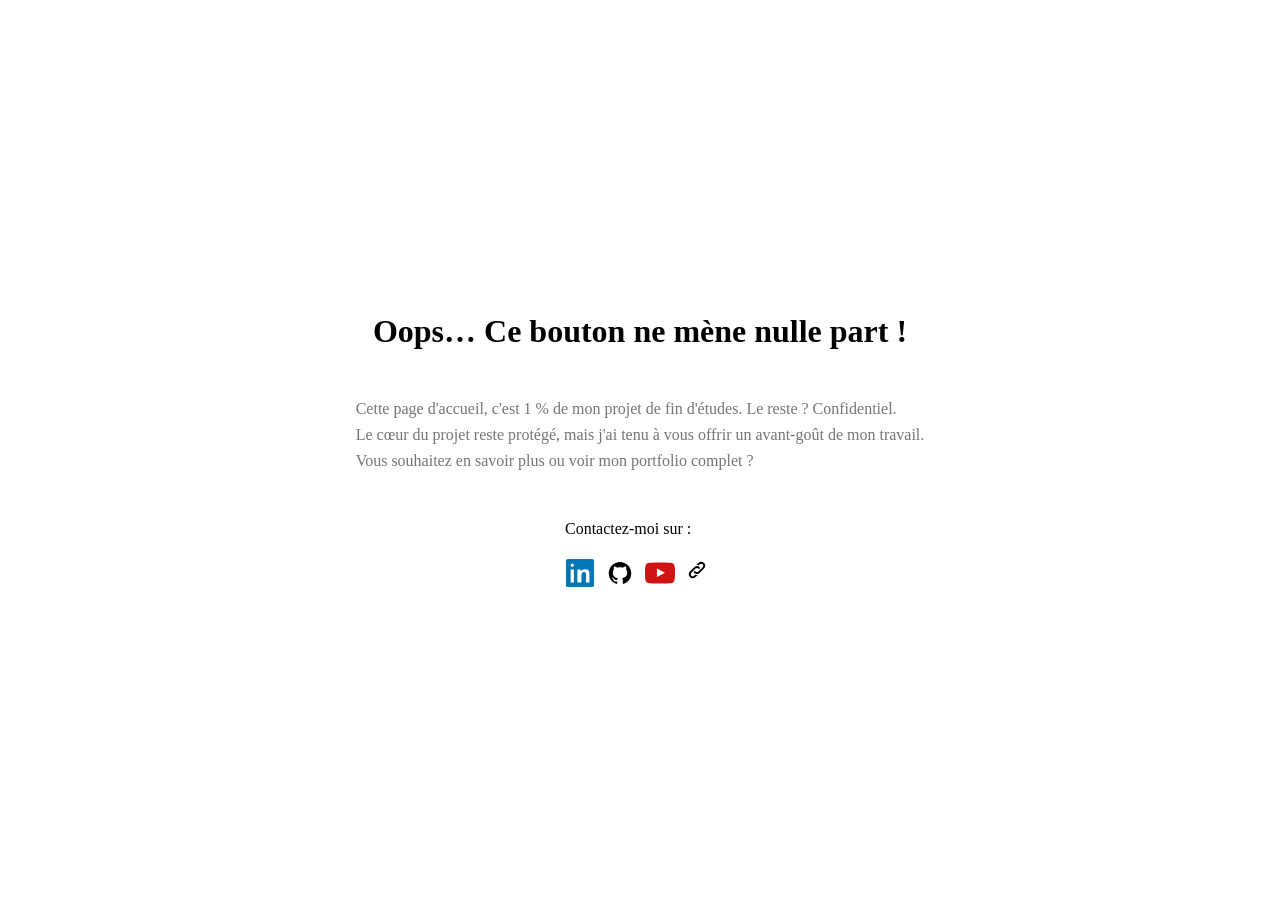
<file: asmae.html>
<!DOCTYPE html>
<html lang="en">

<head>
    <meta charset="UTF-8">
    <meta name="viewport" content="width=device-width, initial-scale=1.0">
    <title>oops</title>
    <style>
        * {
            margin: 0;
            padding: 0;
        }

        .container {
            display: flex;
            justify-content: center;
            align-items: center;
            flex-direction: column;
            height: 100vh;
        }
        .icon{
            display:block;
            width:30px;
            height: 30px;
        }
        .social-medias{
            display : flex;
            list-style: none;
            padding-top: 20px;
            gap: 10px;
        }
        .contact{
            margin-top: 50px;;
        }
        .title{
            margin-bottom: 50px;
        }
        
        .content{
            display: flex;
            color:#757575;
            justify-content: space-between;
            flex-direction: column;
            gap:8px;
        }
    </style>
</head>

<body>
    <div class="container">
        <h1 class="title">Oops… Ce bouton ne mène nulle part ! </h1>
        <div class="content">
            <p>Cette page d'accueil, c'est 1 % de mon projet de fin d'études. Le reste ? Confidentiel.</p>
            <p>Le cœur du projet reste protégé, mais j'ai tenu à vous offrir un avant-goût de mon travail.</p>
            <p>Vous souhaitez en savoir plus ou voir mon portfolio complet ?</p>
        </div>
        <div class="contact">
            <p>Contactez-moi sur :</p>
            <ul class="social-medias">
                <li><a href="https://www.linkedin.com/in/asmae-aouassar-2738b624b/" class="icon">
                    <svg style="enable-background:new 0 0 64 64;" version="1.1" viewBox="0 0 64 64" xml:space="preserve" xmlns="http://www.w3.org/2000/svg" xmlns:xlink="http://www.w3.org/1999/xlink"><style type="text/css">
	.st0{fill:#4267B2;}
	.st1{fill:url(#SVGID_1_);}
	.st2{fill:#FFFFFF;}
	.st3{fill:#C2191E;}
	.st4{fill:#1DA1F3;}
	.st5{fill:#FEFE00;}
	.st6{fill:#25D366;stroke:#FFFFFF;stroke-width:5;stroke-miterlimit:10;}
	.st7{fill:#CB2027;}
	.st8{fill:#0077B5;}
	.st9{fill:url(#SVGID_2_);}
	.st10{fill:url(#SVGID_3_);}
	.st11{fill:#FF004F;}
	.st12{fill:#00F7EF;}
	.st13{fill:#5181B8;}
	.st14{fill:#395976;}
	.st15{fill:#F58220;}
	.st16{fill:#E6162D;}
	.st17{fill:#FF9933;}
</style><g id="guidlines"/><g id="FB"/><g id="ig"/><g id="yt"/><g id="twitter"/><g id="snapchat"/><g id="WA"/><g id="Pinterrest"/><g id="Layer_9"><path class="st8" d="M2,6v52c0,2.2,1.8,4,4,4h52c2.2,0,4-1.8,4-4V6c0-2.2-1.8-4-4-4H6C3.8,2,2,3.8,2,6z M19.1,52H12V24.4h7.1V52z    M15.6,18.9c-2,0-3.6-1.5-3.6-3.4c0-1.9,1.6-3.4,3.6-3.4c2,0,3.6,1.5,3.6,3.4C19.1,17.4,17.5,18.9,15.6,18.9z M52,52h-7.1V38.2   c0-2.9-0.1-4.8-0.4-5.7c-0.3-0.9-0.8-1.5-1.4-2c-0.7-0.5-1.5-0.7-2.4-0.7c-1.2,0-2.3,0.3-3.2,1c-1,0.7-1.6,1.6-2,2.7   c-0.4,1.1-0.5,3.2-0.5,6.2V52h-8.6V24.4h7.1v4.1c2.4-3.1,5.5-4.7,9.2-4.7c1.6,0,3.1,0.3,4.5,0.9c1.3,0.6,2.4,1.3,3.1,2.2   c0.7,0.9,1.2,1.9,1.4,3.1c0.3,1.1,0.4,2.8,0.4,4.9V52z"/></g><g id="Layer_10"/><g id="Layer_11"/><g id="Layer_12"/><g id="Layer_13"/><g id="Layer_14"/><g id="Layer_15"/><g id="Layer_16"/><g id="Layer_17"/></svg>
                </a></li>
                <li><a href="https://github.com/asmaeaouassar20" class="icon">
                    <svg width="100%" height="100%" viewBox="0 0 64 64" version="1.1" xmlns="http://www.w3.org/2000/svg" xmlns:xlink="http://www.w3.org/1999/xlink" xml:space="preserve" xmlns:serif="http://www.serif.com/" style="fill-rule:evenodd;clip-rule:evenodd;stroke-linejoin:round;stroke-miterlimit:2;"><rect id="Icons" x="0" y="-192" width="1280" height="800" style="fill:none;"/><g id="Icons1" serif:id="Icons"><g id="Strike"></g><g id="H1"></g><g id="H2"></g><g id="H3"></g><g id="list-ul"></g><g id="hamburger-1"></g><g id="hamburger-2"></g><g id="list-ol"></g><g id="list-task"></g><g id="trash"></g><g id="vertical-menu"></g><g id="horizontal-menu"></g><g id="sidebar-2"></g><g id="Pen"></g><g id="Pen1" serif:id="Pen"></g><g id="clock"></g><g id="external-link"></g><g id="hr"></g><g id="info"></g><g id="warning"></g><g id="plus-circle"></g><g id="minus-circle"></g><g id="vue"></g><g id="cog"></g><path id="github" d="M32.029,8.345c-13.27,0 -24.029,10.759 -24.029,24.033c0,10.617 6.885,19.624 16.435,22.803c1.202,0.22 1.64,-0.522 1.64,-1.16c0,-0.569 -0.02,-2.081 -0.032,-4.086c-6.685,1.452 -8.095,-3.222 -8.095,-3.222c-1.093,-2.775 -2.669,-3.514 -2.669,-3.514c-2.182,-1.492 0.165,-1.462 0.165,-1.462c2.412,0.171 3.681,2.477 3.681,2.477c2.144,3.672 5.625,2.611 6.994,1.997c0.219,-1.553 0.838,-2.612 1.526,-3.213c-5.336,-0.606 -10.947,-2.669 -10.947,-11.877c0,-2.623 0.937,-4.769 2.474,-6.449c-0.247,-0.608 -1.072,-3.051 0.235,-6.36c0,0 2.018,-0.646 6.609,2.464c1.917,-0.533 3.973,-0.8 6.016,-0.809c2.041,0.009 4.097,0.276 6.017,0.809c4.588,-3.11 6.602,-2.464 6.602,-2.464c1.311,3.309 0.486,5.752 0.239,6.36c1.54,1.68 2.471,3.826 2.471,6.449c0,9.232 -5.62,11.263 -10.974,11.858c0.864,0.742 1.632,2.208 1.632,4.451c0,3.212 -0.029,5.804 -0.029,6.591c0,0.644 0.432,1.392 1.652,1.157c9.542,-3.185 16.421,-12.186 16.421,-22.8c0,-13.274 -10.76,-24.033 -24.034,-24.033" style="fill:#010101;"/><g id="logo"></g><g id="eye-slash"></g><g id="eye"></g><g id="toggle-off"></g><g id="shredder"></g><g id="spinner--loading--dots-" serif:id="spinner [loading, dots]"></g><g id="react"></g></g></svg>
                </a></li>
                <li><a href="https://www.youtube.com/@algostyle5707" class="icon">
                    <svg enable-background="new 0 0 128 128" id="Social_Icons" version="1.1" viewBox="0 0 128 128" xml:space="preserve" xmlns="http://www.w3.org/2000/svg" xmlns:xlink="http://www.w3.org/1999/xlink"><g id="_x34__stroke"><g id="Youtube_1_"><rect clip-rule="evenodd" fill="none" fill-rule="evenodd" height="128" width="128"/><path clip-rule="evenodd" d="M126.72,38.224c0,0-1.252-8.883-5.088-12.794    c-4.868-5.136-10.324-5.16-12.824-5.458c-17.912-1.305-44.78-1.305-44.78-1.305h-0.056c0,0-26.868,0-44.78,1.305    c-2.504,0.298-7.956,0.322-12.828,5.458C2.528,29.342,1.28,38.224,1.28,38.224S0,48.658,0,59.087v9.781    c0,10.433,1.28,20.863,1.28,20.863s1.248,8.883,5.084,12.794c4.872,5.136,11.268,4.975,14.116,5.511    c10.24,0.991,43.52,1.297,43.52,1.297s26.896-0.04,44.808-1.345c2.5-0.302,7.956-0.326,12.824-5.462    c3.836-3.912,5.088-12.794,5.088-12.794S128,79.302,128,68.868v-9.781C128,48.658,126.72,38.224,126.72,38.224z M50.784,80.72    L50.78,44.501l34.584,18.172L50.784,80.72z" fill="#CE1312" fill-rule="evenodd" id="Youtube"/></g></g></svg>
                </a></li>
                <li><a href="https://asmae-aouassar.netlify.app/" class="icon">
                    <svg xmlns="http://www.w3.org/2000/svg" width="24" height="24" viewBox="0 0 24 24">
  <path d="M15.0004875,8 L18,8 C20.209139,8 22,9.790861 22,12 C22,14.209139 20.209139,16 18,16 L12,16 C9.790861,16 8,14.209139 8,12 C8,11.4477153 8.44771525,11 9,11 C9.55228475,11 10,11.4477153 10,12 C10,13.1045695 10.8954305,14 12,14 L18,14 C19.1045695,14 20,13.1045695 20,12 C20,10.8954305 19.1045695,10 18,10 L16.5839563,10 C16.2360594,9.20374889 15.6867759,8.51562167 15.0004875,8 Z M8.99951255,16 L6,16 C3.790861,16 2,14.209139 2,12 C2,9.790861 3.790861,8 6,8 L12,8 C14.209139,8 16,9.790861 16,12 C16,12.5522847 15.5522847,13 15,13 C14.4477153,13 14,12.5522847 14,12 C14,10.8954305 13.1045695,10 12,10 L6,10 C4.8954305,10 4,10.8954305 4,12 C4,13.1045695 4.8954305,14 6,14 L7.41604369,14 C7.7639406,14.7962511 8.3132241,15.4843783 8.99951255,16 Z" transform="rotate(-45 12 12)"/>
</svg>
                </a></li>
            </ul>
        </div>
    </div>
</body>

</html>
</file>
<file: css/style1.css>
@import url('https://fonts.googleapis.com/css2?family=Roboto:wght@300&display=swap');
/* font-family: 'Roboto', sans-serif; */


* {
	margin: 0;
	padding: 0;
	list-style: none;
	text-decoration: none;
	box-sizing: border-box;
	max-width: 100%;
}

/* ---- FIX : empêche tout débordement horizontal sur la page ---- */
html, body {
	overflow-x: hidden;
	width: 100%;
}

img {
	max-width: 100%;
	height: auto;
}

.cacher {
	display: none !important;
}

.ZN-top-form {
	display: flex;
	justify-content: center;
	align-items: center;
	height: auto;
}

.ZN-top-form .ZN-top-form-cad {
	width: 100%;
	max-width: 1300px;
	height: 355px;
	background-image: url('../img/fond/fond.png');
	background-size: cover;
	background-position: center;

}

.ZN-top-form .ZN-top-form-cad .top {
	width: 65%;
	margin: 80px 0 0 80px;
}

.ZN-top-form .ZN-top-form-cad .top h1 {
	font-family: "Montserrat", "Poppins", sans-serif;
	color: #fff;
}

.ZN-top-form .ZN-top-form-cad .top h5 {
	margin-top: 10px;
	font-family: "Open Sans", "Roboto", sans-serif;
	color: #fff;
}

.ZN-top-form .ZN-top-form-cad .search {
	margin-top: 35px;
	margin-left: 80px;
	width: auto;
}

/*  catégories de voitures */
.ZN-categories {
	width: 100%;
	display: flex;
	justify-content: center;
	align-items: center;

}

.ZN-categories .ZN-categories-cad {
	width: 100%;
	max-width: 1300px;
	background: #F5F2F2;
	padding: 0 16px 25px 16px;
}

.titre-index {
	font-family: "Segoe UI", Roboto, Arial, sans-serif;
	font-size: 22px;
	font-weight: 600;
	color: #1f2937;
	margin: 30px 0;
	letter-spacing: 0.5px;
}

.titre-index .cat {
	color: #2563eb;
	position: relative;
	font-weight: 700;
}

.ZN-categories .ZN-categories-cad .categories-conteneur {
	display: grid;
	grid-template-columns: repeat(4, 1fr);
	column-gap: 20px;
}

.ZN-categories .ZN-categories-cad .categories-conteneur .categorie {
	border-radius: 7px;
	background: #fff;
	padding-bottom: 10px;
	cursor: pointer;
}

.ZN-categories .ZN-categories-cad .categories-conteneur .categorie .img {
	text-align: center;
}

.ZN-categories .ZN-categories-cad .categories-conteneur .categorie .img img {
	width: 70%;
}

.ZN-categories .ZN-categories-cad .categories-conteneur .categorie h3 {
	text-align: center;
}




/*  marques populaires  */
.ZN-marques {
	display: flex;
	justify-content: center;
	align-items: center;
	margin-top: 20px;
}

.ZN-marques .ZN-marques-cad {
	width: 100%;
	max-width: 1300px;
	padding: 0 16px 25px 16px;
}

.ZN-marques .ZN-marques-cad .carrousel {
	overflow-x: auto;
	display: flex;
	width: 90%;
	margin: 0 auto;
	height: 100px;
	margin-bottom: 35px;
}

.ZN-marques .ZN-marques-cad .carrousel::-webkit-scrollbar {
	display: none;
}

.ZN-marques .ZN-marques-cad h2 {}

.ZN-marques .ZN-marques-cad .marques-conteneur {
	display: flex;
	gap: 50px;
	animation: marques-animation 40s infinite linear;
	padding-left: 50px;
	max-width: none; /* la piste du carrousel doit pouvoir dépasser dans son propre conteneur scrollable */
}

.ZN-marques .ZN-marques-cad .carrousel:hover .marques-conteneur {
	animation-play-state: paused;
}

@keyframes marques-animation {
	from {
		translate: 0%;
	}

	to {
		translate: -100%;
	}
}

.ZN-marques .ZN-marques-cad .marques-conteneur .marque {
	flex: 0 0 50px;
	display: flex;
	justify-content: center;
	align-items: center;
	cursor: pointer;
}


.ZN-marques .ZN-marques-cad .marques-conteneur .marque img {
	width: 100%;
}


/* Pourquoi nous choisir */
.ZN-pk-nous {
	display: flex;
	justify-content: center;
	align-items: center;
	margin-top: 42px;
}

.ZN-pk-nous .ZN-pk-nous-cad {
	width: 100%;
	max-width: 1300px;
	padding: 0 16px 25px 16px;
	background: #F5F2F2;
}

.ZN-pk-nous .ZN-pk-nous-cad .cards {
	display: flex;
	flex-wrap: wrap;
	gap: 25px 50px;
}

.ZN-pk-nous .ZN-pk-nous-cad .cards .card {
	border-right: 1px solid #222;
	padding-right: 15px;
	flex: 1 1 200px;
}

.ZN-pk-nous .ZN-pk-nous-cad .cards .card h5 {
	font-size: 20px;
	margin-bottom: 10px;
	color: #111;
}

.ZN-pk-nous .ZN-pk-nous-cad .cards .card p {
	color: #666;
	font-size: 15px;
	line-height: 1.6;
}

.ZN-pk-nous .ZN-pk-nous-cad .btn {
	text-align: center;
	margin-top: 20px;
}

.ZN-pk-nous .ZN-pk-nous-cad a {
	margin-top: 45px;
	padding: 6px 35px;
	border: none;
	border-radius: 30px;
	background: linear-gradient(135deg, #D96666, #C93C3C);
	color: white;
	font-size: 13px;
	font-weight: 600;
	cursor: pointer;
	transition: 0.3s;
}

.ZN-pk-nous .ZN-pk-nous-cad a:hover {
	transform: translateY(-3px);
	box-shadow: 0 10px 25px #8A5C5C;
}



/* Villes */
.ZN-villes {
	display: flex;
	justify-content: center;
	align-items: center;
}

.ZN-villes .ZN-villes-cad {
	width: 100%;
	max-width: 1300px;
	padding: 0 16px 25px 16px;
}

.ZN-villes .ZN-villes-cad .carroussel {
	margin: 18px 0;
	display: flex;
	justify-content: center;
	overflow-x: auto;
	overflow-y: hidden;
	scrollbar-width: thin;
}

.ZN-villes .ZN-villes-cad .see-more {
	text-align: end;
	font-size: 13px;
	padding-right: 76px;
}

.ZN-villes .ZN-villes-cad .carroussel .container {
	display: flex;
	gap: 20px;
	max-width: none;
}

.ZN-villes .ZN-villes-cad .carroussel .container .image {
	position: relative;
	flex: 0 0 13rem;
}

.ZN-villes .ZN-villes-cad .carroussel .container .image .label {
	font-size: 22px;
	position: absolute;
	top: 33%;
	height: 42%;
	background: rgba(0, 0, 0, 0.5);
	color: #fff;
	width: 100%;
	display: flex;
	justify-content: center;
	align-items: center;
}

.ZN-villes .ZN-villes-cad .carroussel .container .image img {
	width: 100%;
	height: 100%;
	object-fit: cover;
	border-radius: 10px;
}


.ZN-contact {
	display: flex;
	justify-content: center;
	align-items: center;
	margin-top: 20px;
}

.ZN-contact .ZN-contact-cad {
	width: 100%;
	max-width: 1300px;
	padding: 0 16px 25px 16px;
}

.ZN-contact .ZN-contact-cad .desc {
	text-align: center;
	font-size: 16px;
	line-height: 1.7;
	color: #555;
	margin: 0px auto 18px auto;
	text-align: center;
	font-weight: 400;
	letter-spacing: 0.3px;
	font-family: "Segoe UI", Roboto, Arial, sans-serif;
}

.ZN-contact .ZN-contact-cad h2 {
	text-align: center;
}

.ZN-contact .ZN-contact-cad .contacts {
	display: flex;
	flex-wrap: wrap;
	gap: 15px;
}

.ZN-contact .ZN-contact-cad .contacts .card {
	display: flex;
	gap: 15px;
	background: #ffffff;
	padding: 20px;
	box-shadow: 0 8px 20px rgba(0, 0, 0, 0.08);
	flex: 1 1 260px;
}

.ZN-contact .ZN-contact-cad .contacts .card:hover {
	box-shadow: 0 12px 30px rgba(0, 0, 0, 0.12);
}

.ZN-contact .ZN-contact-cad .contacts .card .icon {
	display: flex;
	justify-content: center;
	align-items: center;
	font-size: 28px;
	background: #f1f5ff;
	color: #3b5bdb;
	width: 25%;
	display: flex;
	border-radius: 12px;
}

.ZN-contact .ZN-contact-cad .contacts .card .icon svg {
	width: 45px;
	height: 30px;
}

.ZN-contact .ZN-contact-cad .contacts .card .infos h6 {
	margin: 0;
	font-size: 16px;
	font-weight: 600;
	color: #222;
}

.ZN-contact .ZN-contact-cad .contacts .card .infos p {
	margin: 5px 0;
	font-size: 14px;
	color: #666;
}

.ZN-contact .ZN-contact-cad .contacts .card .infos span {
	font-size: 13px;
	font-weight: 500;
	color: #3b5bdb;
}


.ZN-newsletter {
	display: flex;
	justify-content: center;
	align-items: center;
	margin-top: 20px;
}

.ZN-newsletter .ZN-newsletter-cad {
	width: 100%;
	max-width: 1300px;
	padding: 0 16px 25px 16px;
}

.ZN-newsletter .ZN-newsletter-cad .newletter {
	display: flex;
	justify-content: center;
	align-items: center;
	flex-direction: column;
	padding: 35px;
	background: #ffffff;
	border-radius: 14px;
	box-shadow: 0 10px 30px rgba(0, 0, 0, 0.08);
	font-family: Arial, Helvetica, sans-serif;
}

.ZN-newsletter .ZN-newsletter-cad .newletter h3 {
	text-align: center;
	font-size: 24px;
	margin: 20px 0 30px 0;
	color: #1e293b;
}

.ZN-newsletter .ZN-newsletter-cad .newletter .desc {
	text-align: center;
	display: block;
	font-size: 14px;
	color: #64748b;
	margin-bottom: 25px;
	line-height: 1.5;
}

.ZN-newsletter .ZN-newsletter-cad .newletter .desc a {
	color: #2563eb;
	text-decoration: none;
	font-weight: 500;
}

.ZN-newsletter .ZN-newsletter-cad .newletter .desc a:hover {
	text-decoration: underline;
}

.ZN-newsletter .ZN-newsletter-cad .newletter .assistance {
	display: flex;
	flex-wrap: wrap;
	align-items: center;
	gap: 20px 40px;
	width: 100%;
	max-width: 77%;
	padding: 13px;
	box-shadow: rgba(0, 0, 0, 0.16) 0px 1px 4px;
	background: rgba(0, 0, 0, 0.03);
}

.ZN-newsletter .ZN-newsletter-cad .newletter .assistance .emailing {
	width: 100%;
	max-width: 75%;
	display: flex;
	justify-content: space-between;
	align-items: center;
	gap: 10px;
}

.ZN-newsletter .ZN-newsletter-cad .newletter .msg_err_global {
	color: #DC3545;
	font-size: 13px;
	font-style: italic;
	height: 20px;
	display: block;
}

.ZN-newsletter .ZN-newsletter-cad .newletter .assistance .emailing .mail {
	margin-bottom: 7px;
	width: 100%;
}

.ZN-newsletter .ZN-newsletter-cad .newletter .assistance .emailing input {
	padding: 12px 14px;
	border: 1px solid #e2e8f0;
	border-radius: 8px;
	font-size: 14px;
	outline: none;
	transition: 0.2s;
	width: 80%;
	display: block;
}

.ZN-newsletter .ZN-newsletter-cad .newletter .assistance .emailing input:focus {
	border-color: #2563eb;
	box-shadow: 0 0 0 3px rgba(37, 99, 235, 0.15);
}

.ZN-newsletter .ZN-newsletter-cad .newletter .assistance .emailing a {
	padding: 12px 18px;
	margin-left: 8px;
	border: none;
	border-radius: 8px;
	background: #2563eb;
	color: white;
	font-size: 14px;
	font-weight: 600;
	cursor: pointer;
	transition: 0.2s;
}

.ZN-newsletter .ZN-newsletter-cad .newletter .assistance .emailing button:hover {
	background: #1d4ed8;
}

.ZN-newsletter .ZN-newsletter-cad .newletter .assistance .contactez-nous {
	align-items: center;
	gap: 10px;
	display: flex;
	flex-direction: column;
	font-size: 14px;
	color: #334155;
}

.ZN-newsletter .ZN-newsletter-cad .newletter .assistance .contactez-nous a {
	text-decoration: none;
	color: #2563eb;
	font-weight: 500;
}

.ZN-newsletter .ZN-newsletter-cad .newletter .assistance .contactez-nous a:hover {
	text-decoration: underline;
}

.ZN-newsletter .ZN-newsletter-cad .newletter .assistance .contactez-nous .icone svg {
	width: 50px;
	height: 50px;
}


/* galeries avant footer  */
.ZN-qlq-vehicule {
	display: flex;
	justify-content: center;
	align-items: center;
	margin-top: 20px;
}

.ZN-qlq-vehicule .ZN-qlq-vehicule-cad {
	width: 100%;
	max-width: 1300px;
	padding: 0 16px 25px 16px;
}

.ZN-qlq-vehicule .ZN-qlq-vehicule-cad .cards .container {
	display: grid;
	grid-template-columns: repeat(4, 1fr);
	gap: 25px;
}

.ZN-qlq-vehicule .ZN-qlq-vehicule-cad .cards .container .card {
	flex: 0 0;
	padding: 4px 30px;
	border-radius: 5px;
	cursor: pointer;
}

.ZN-qlq-vehicule .ZN-qlq-vehicule-cad .cards .container .card:hover {
	box-shadow: 2px 2px 5px #888;
}

.ZN-qlq-vehicule .ZN-qlq-vehicule-cad .cards .container .card .desc h4 {
	font-size: 13px;
	color: #222;
	margin-bottom: 5px;
}

.ZN-qlq-vehicule .ZN-qlq-vehicule-cad .cards .container .card .desc p {
	font-size: 11.5px;
	color: #555;
}

.ZN-qlq-vehicule .ZN-qlq-vehicule-cad .cards .container .card img {
	width: 100%;
	height: 145px;
	border-radius: 10px;
	object-fit: contain;
	object-position: center;
}

.ZN-qlq-vehicule .ZN-qlq-vehicule-cad .cards .container .card .desc {
	padding: 5px 10px;
}









/* ============  formulaire de recherche ============  */
.checkbox-container {
	display: inline-flex;
	align-items: center;
	font-size: 16px;
	position: relative;
	padding-left: 30px;
	color: #fff;
	cursor: pointer;
	margin-top: 5px;
}

.checkbox-container input,
.checkbox-container span {
	cursor: pointer;
	font-size: 14px;
}

#lieuRetour {
	display: none;
}



/* ==============   section contenant espace perso  ============== */
.zn-espace {
	display: flex;
	justify-content: center;
	width: 100%;
}

.zn-espace .zn-espace-cad {
	width: 100%;
	max-width: 1300px;
	display: flex;
	justify-content: center;

}








/* style commun */
.options-list {
	display: flex;
	gap: 6px;
	justify-content: flex-end;
	padding-left: 5px;
}

.option-badge {
	background: rgba(30, 58, 95, 0.08);
	color: #1e3a5f;
	font-size: 10px;
	font-weight: 500;
	padding: 0px 8px;
	border-radius: 20px;
	letter-spacing: 0.02em;
	border: 1px solid rgba(6, 212, 189, 0.2);
}







/* 1.header - 2.footer - 3.search form - 4.message d'erreur */

/* *1* - header */

.ZN-H {
	display: flex;
	justify-content: center;
	align-items: center;
	width: 100%;
	height: auto;
}

.ZN-H .CAD {
	display: flex;
	flex-wrap: wrap;
	justify-content: space-between;
	align-items: center;
	width: 100%;
	max-width: 1300px;
	height: 40px;
	background: #000;
}

.ZN-H .CAD .D1 {
	display: flex;
	justify-content: center;
	align-items: center;
	width: 100px;
	height: auto;
	margin-left: 30px;
}

.ZN-H .CAD .D1 img {
	display: flex;
	width: auto;
	height: 30px;
}

.ZN-H .CAD .D2 {
	display: flex;
	justify-content: center;
	align-items: center;
	width: auto;
	height: 20px;
}

.ZN-H .CAD .D2 ul {
	display: flex;
	flex-wrap: wrap;
}

.ZN-H .CAD .D2 ul li {
	display: flex;
	margin: 0 5px 0 5px;
	padding: 0 10px 0 10px;
}

.ZN-H .CAD .D2 ul li a {
	display: flex;
	color: #f2f2f2;
	font-family: 'Roboto', sans-serif;
	font-size: 15px;
}



.ZN-H .CAD .D3 {
	display: flex;
	justify-content: center;
	align-items: center;
	width: auto;
	height: 20px;
	/* FIX : ce margin-right poussait le bloc hors du conteneur sur petit écran.
	   On le remplace par un padding sur le conteneur parent (.ZN-H .CAD) plutôt
	   qu'une marge sur cet enfant en flex space-between. */
	margin-right: 0;
	position: relative;
}

.ZN-H .CAD {
	padding-right: 20px;
}

.ZN-H .CAD .D3 .s1 {
	display: flex;
	justify-content: center;
	align-items: center;
	width: auto;
	height: 20px;
	margin-left: 10px;
}

.ZN-H .CAD .D3 .s1 svg {
	fill: #fff;
	width: 20px;
	height: 20px;
}

.ZN-H .CAD .D3 a {
	color: #f2f2f2;
	font-family: 'Roboto', sans-serif;
	font-size: 15px;
}

.ZN-H .CAD .D3 a .email {
	color: #ffffffc2;
	margin-right: 9px;
	font-size: 12px;
}

.ZN-H .CAD .D3 .s2 {
	color: #ccc;
	margin: 0 5px 0 5px;
}

.ZN-H .CAD .D3 .lg {
	display: flex;
	justify-content: center;
	align-items: center;
	margin-left: 20px;
	cursor: pointer;
}

.ZN-H .CAD .D3 .lg ul {
	display: flex;
	justify-content: center;
	align-items: center;
	margin-left: 20px;
	gap: 6px;
	position: absolute;
	right: -19px;
	top: 29px;
	flex-direction: column;
	font-size: 13px;
	padding: 4px 4px;
	background: #000;
	color: #fff;
	display: none;
	z-index: 3000;
}

.ZN-H .CAD .D3 .lg a {
	display: flex;
	justify-content: space-between;
	width: 100%;
	align-items: center;
	padding: 4px 12px;
	gap: 15px;
	cursor: pointer;
}

.ZN-H .CAD .D3 .lg a:hover {
	background: #494949;
}

.ZN-H .CAD .D3 .lg img {
	display: flex;
	width: 20px;
	height: auto;

}







/* *3* search form - formulaire de recherche */
.reservation-form {
	display: flex;
	flex-wrap: wrap;
	align-items: center;
	width: 100%;
	max-width: 1000px;
	box-shadow: rgba(0, 0, 0, 0.4) 0px 2px 4px, rgba(0, 0, 0, 0.3) 0px 7px 13px -3px, rgba(0, 0, 0, 0.2) 0px -3px 0px inset;
	background: rgba(255, 255, 255, 0.3);
}

.reservation-form .form-group {
	width: 280px;
	max-width: 100%;
	position: relative;
}

.reservation-form .form-group input[type="date"],
.reservation-form .form-group .lieu,
.reservation-form .form-group input[type="time"] {
	padding: 0 8px;
	border-radius: 2px;
	width: 100%;
	min-height: 36px;
	background-color: #ffffff;
	border: 1px solid rgba(36, 28, 21, 0.3);
	outline: none;
	font-size: 12px;
	line-height: 18px;
	font-weight: normal;
	border-radius: 4px;

}


.reservation-form .form-group-time {
	display: flex;
	flex: 1 1 260px;
	/* FIX : margin-right fixe retiré, remplacé par le gap du parent
	   pour ne jamais dépasser du conteneur en flex-wrap */
	margin-right: 0;
}

.reservation-form {
	gap: 8px 8px;
	flex-wrap: nowrap;
}

.reservation-form .form-group-time .date {
	flex: 1;
	min-width: 0; /* empêche l'input date de forcer un débordement en flex */
}

.reservation-form .form-group .lieu {
	display: flex;
	width: 100%;
}

.reservation-form .form-group-time input[type="date"] {
	width: 100%;
}

.reservation-form .form-group-time input[type="time"] {
	display: flex;
}


.reservation-form .form-group:first-child {
	margin-left: 15px;
}

.reservation-form .form-group label {
	position: absolute;
	top: -7px;
	left: 7px;
	background-color: #fff;
	padding: 2px 10px 2px 10px;
	border-radius: 5px;
	font-size: 10px;
	font-style: italic;
}

.reservation-form .form-group .form-group-lieu {
	position: relative;
}

.reservation-form .form-group-lieu ul li {
	padding: 9px;
	cursor: pointer;
	transition: background 0.2s;
	border-bottom: 1px solid #ddd;
	font-size: 13.5px;
}

.reservation-form .form-group-lieu ul li:hover {
	background: #f5f5f5;
}

.reservation-form .form-group .container-suggestions1 {
	position: absolute;
	width: 93.5%;
	z-index: 2000;
	background: white;
	border: 1px solid #ddd;
	border-top: none;
	border-radius: 0 0 8px 8px;
	overflow-y: scroll;
	height: 155px;
	display: none;
	text-align: start;
}

.reservation-form .form-group .container-suggestions2 {
	position: absolute;

	width: 93.5%;
	z-index: 2000;
	background: white;
	border: 1px solid #ddd;
	border-top: none;
	border-radius: 0 0 8px 8px;
	overflow-y: scroll;
	height: 175px;
	display: none;
}



.reservation-form .btn-submit {
	background-color: #7F0000;
	border: 0;
	border-radius: 7px;
	color: #fff;
	cursor: pointer;
	display: inline-block;
	font-family: system-ui, -apple-system, system-ui, "Segoe UI", Roboto, Ubuntu, "Helvetica Neue", sans-serif;
	font-size: 18px;
	font-weight: 600;
	outline: 0;
	padding: 8px 21px;
	position: relative;
	text-align: center;
	text-decoration: none;
	transition: all .3s;
	margin: 14px;
}


.reservation-form .btn-submit:hover {
	box-shadow: rgba(255, 255, 255, .2) 0 3px 15px inset, rgba(0, 0, 0, .1) 0 3px 5px, rgba(0, 0, 0, .1) 0 10px 13px;
	transform: scale(1.05);
}



/* footer  */
footer {
	display: flex;
	justify-content: center;
	align-items: center;
	color: #fff;
	padding: 60px 8% 0 8%;
	font-family: Arial, Helvetica, sans-serif;

}

footer .footer-cad {
	width: 100%;
	max-width: 1300px;
}

footer .footer-cad .footer-cad1 {
	background: url('../img/icon/footer.png');
	background-size: cover;
	background-position: center;
	display: grid;
	grid-template-columns: 1.2fr 1fr 1fr;
	gap: 50px;
	position: relative;
}

footer .footer-cad .footer-cad2 {
	color: #000;
}

footer .overlay {
	position: absolute;
	inset: 0;
	background-color: rgba(0, 0, 0, 0.5);
}

footer .footer-cad .title {
	font-size: 22px;
	margin-bottom: 15px;
	color: #fff;
	letter-spacing: 0.5px;
}

footer .footer-cad p {
	font-size: 14px;
	line-height: 1.6;
	color: #cbd5e1;
}

footer .paiement-footer {
	display: flex;
	align-items: center;
	flex-wrap: wrap;
}

footer .paiement-footer .logo-paiement {
	margin-right: 10px;
}

footer .paiement-footer img {
	width: 65px;
	height: 40px;
}

footer .footer-cad .footer-card {
	padding: 30px 0 0 40px;
	position: relative;
	z-index: 2;
}

footer .footer-cad .footer-card ul {
	list-style: none;
	padding: 0;
	margin-bottom: 25px;
}

footer .footer-cad .footer-card ul li {
	margin-bottom: 10px;
}

footer .footer-cad .footer-card ul li a {
	margin-bottom: 10px;
	font-size: 14px;
	color: #cbd5e1;
	cursor: pointer;
	transition: 0.3s;
}

footer .footer-cad .footer-card ul li a:hover {
	color: #ffffff;
	transform: translateX(4px);
}

footer .footer-cad .about {
	position: relative;
}

footer .footer-cad .about .social-medias {
	display: flex;
	gap: 12px;
	position: absolute;
	bottom: 35px;
	left: 42px;
}

footer .footer-cad .about .social-medias .icon {
	width: 45px;
	height: 45px;
	display: flex;
	align-items: center;
	justify-content: center;
	background: rgba(255, 255, 255, 0.6);
	border-radius: 50%;
	cursor: pointer;
	transition: 0.3s;
}

footer .footer-cad .about .social-medias .icon:hover {
	background: #fbbf24;
	color: #000;
	transform: translateY(-3px);
}

footer .footer-cad .about .social-medias .icon svg {
	width: 22px;
	height: 22px;
}


footer .footer-cad .contact .contact-item {
	display: flex;
}

footer .footer-cad .contact .contact-item .icon {
	width: 32px;
	height: 32px;
	background: rgba(255, 255, 255, 0.8);
	border-radius: 50%;
	display: flex;
	justify-content: center;
	align-content: center;
	flex-wrap: wrap;
}

footer .footer-cad .contact .contact-item .icon svg {
	width: 25px;
	height: 16px;
}

footer .footer-cad .contact .contact-item .infos {
	margin: 5px 0 10px 15px;
}

footer .footer-cad .contact .contact-item .infos h3 {
	font-size: 14px;
	margin: 0;
}

footer .footer-cad .contact .contact-item .infos p {
	margin: 3px 0 0;
	font-size: 13px;
}

footer .footer-cad .footer-cad2 {
	text-align: center;
	padding: 15px 0;
	background-color: #27282B;
}

footer .footer-cad .footer-cad2 .copyright {
	font-size: 14px;
	color: #fff;
	margin: 0;
	font-family: Arial, sans-serif;
}


#logoautoprojet {
	width: 150px;
}


/* ============================================================
   RESPONSIVE
   ============================================================ */

@media (max-width: 1024px) {
	.reservation-form{
		flex-wrap: wrap;
	}
	.reservation-form .form-group {
		width: 45%;
		margin: 6px 10px;
	}

	.reservation-form .btn-submit {
		width: 100%;
		margin: 10px;
	}

	.ZN-categories .ZN-categories-cad .categories-conteneur {
		grid-template-columns: repeat(3, 1fr);
		row-gap: 20px;
	}

	.ZN-qlq-vehicule .ZN-qlq-vehicule-cad .cards .container {
		grid-template-columns: repeat(3, 1fr);
	}

	footer .footer-cad .footer-cad1 {
		grid-template-columns: 1fr 1fr;
	}
}

@media (max-width: 768px) {

	/* Header */
	.ZN-H .CAD {
		height: auto;
		padding: 8px 10px;
	}

	.ZN-H .CAD .D2 {
		order: 3;
		width: 100%;
		justify-content: center;
		margin-top: 8px;
	}

	.ZN-H .CAD .D2 ul {
		justify-content: center;
	}

	/* Bandeau top / hero */
	.ZN-top-form .ZN-top-form-cad {
		height: auto;
		padding: 30px 0;
	}

	.ZN-top-form .ZN-top-form-cad .top {
		width: 90%;
		margin: 20px auto 0 auto;
	}

	.ZN-top-form .ZN-top-form-cad .search {
		margin: 25px auto 0 auto;
		width: 90%;
	}

	/* Formulaire de recherche */
	.reservation-form {
		flex-direction: column;
		background: rgba(255, 255, 255, 0.6);
		padding: 15px 0;
	}

	.reservation-form .form-group,
	.reservation-form .form-group:first-child {
		width: 90%;
		margin: 8px auto;
	}

	.reservation-form .form-group-time {
		width: 90%;
		margin: 8px auto;
	}

	/* Catégories */
	.ZN-categories .ZN-categories-cad .categories-conteneur {
		grid-template-columns: repeat(2, 1fr);
		gap: 15px;
	}

	.titre-index {
		font-size: 18px;
		text-align: center;
	}

	/* Pourquoi nous choisir */
	.ZN-pk-nous .ZN-pk-nous-cad .cards .card {
		flex: 1 1 100%;
		border-right: none;
		text-align: center;
	}

	/* Villes */
	.ZN-villes .ZN-villes-cad .carroussel .container .image {
		flex: 0 0 10rem;
	}

	.ZN-villes .ZN-villes-cad .see-more {
		padding-right: 20px;
		text-align: center;
	}

	/* Contact */
	.ZN-contact .ZN-contact-cad .contacts .card {
		flex: 1 1 100%;
		flex-direction: column;
		text-align: center;
	}

	.ZN-contact .ZN-contact-cad .contacts .card .icon {
		width: 100%;
		margin-bottom: 10px;
	}

	/* Newsletter */
	.ZN-newsletter .ZN-newsletter-cad .newletter {
		padding: 20px;
	}

	.ZN-newsletter .ZN-newsletter-cad .newletter .assistance {
		max-width: 100%;
	}

	.ZN-newsletter .ZN-newsletter-cad .newletter .assistance .emailing {
		max-width: 100%;
	}

	.ZN-newsletter .ZN-newsletter-cad .newletter .assistance .emailing input {
		width: 100%;
	}

	.ZN-newsletter .ZN-newsletter-cad .newletter .assistance .emailing a {
		margin-left: 0;
		width: 100%;
		text-align: center;
	}

	/* Véhicules */
	.ZN-qlq-vehicule .ZN-qlq-vehicule-cad .cards .container {
		grid-template-columns: repeat(2, 1fr);
		gap: 15px;
	}

	.ZN-qlq-vehicule .ZN-qlq-vehicule-cad .cards .container .card {
		padding: 4px 10px;
	}

	/* Footer */
	footer {
		padding: 40px 5% 0 5%;
	}

	footer .footer-cad .footer-cad1 {
		grid-template-columns: 1fr;
		gap: 20px;
	}

	footer .footer-cad .footer-card {
		padding: 20px;
	}

	footer .footer-cad .about .social-medias {
		position: static;
		margin-top: 15px;
	}
}

@media (max-width: 480px) {

	.ZN-H .CAD .D1 {
		margin-left: 10px;
		width: 80px;
	}

	.ZN-top-form .ZN-top-form-cad .top h1 {
		font-size: 22px;
	}

	.ZN-top-form .ZN-top-form-cad .top h5 {
		font-size: 13px;
	}

	.ZN-categories .ZN-categories-cad .categories-conteneur {
		grid-template-columns: 1fr;
	}

	.ZN-qlq-vehicule .ZN-qlq-vehicule-cad .cards .container {
		grid-template-columns: 1fr;
	}

	.ZN-villes .ZN-villes-cad .carroussel .container .image {
		flex: 0 0 8rem;
	}

	.ZN-villes .ZN-villes-cad .carroussel .container .image .label {
		font-size: 15px;
	}

	.reservation-form .btn-submit {
		font-size: 15px;
		padding: 8px 10px;		
	}

	.ZN-newsletter .ZN-newsletter-cad .newletter h3 {
		font-size: 18px;
	}
}
</file>
